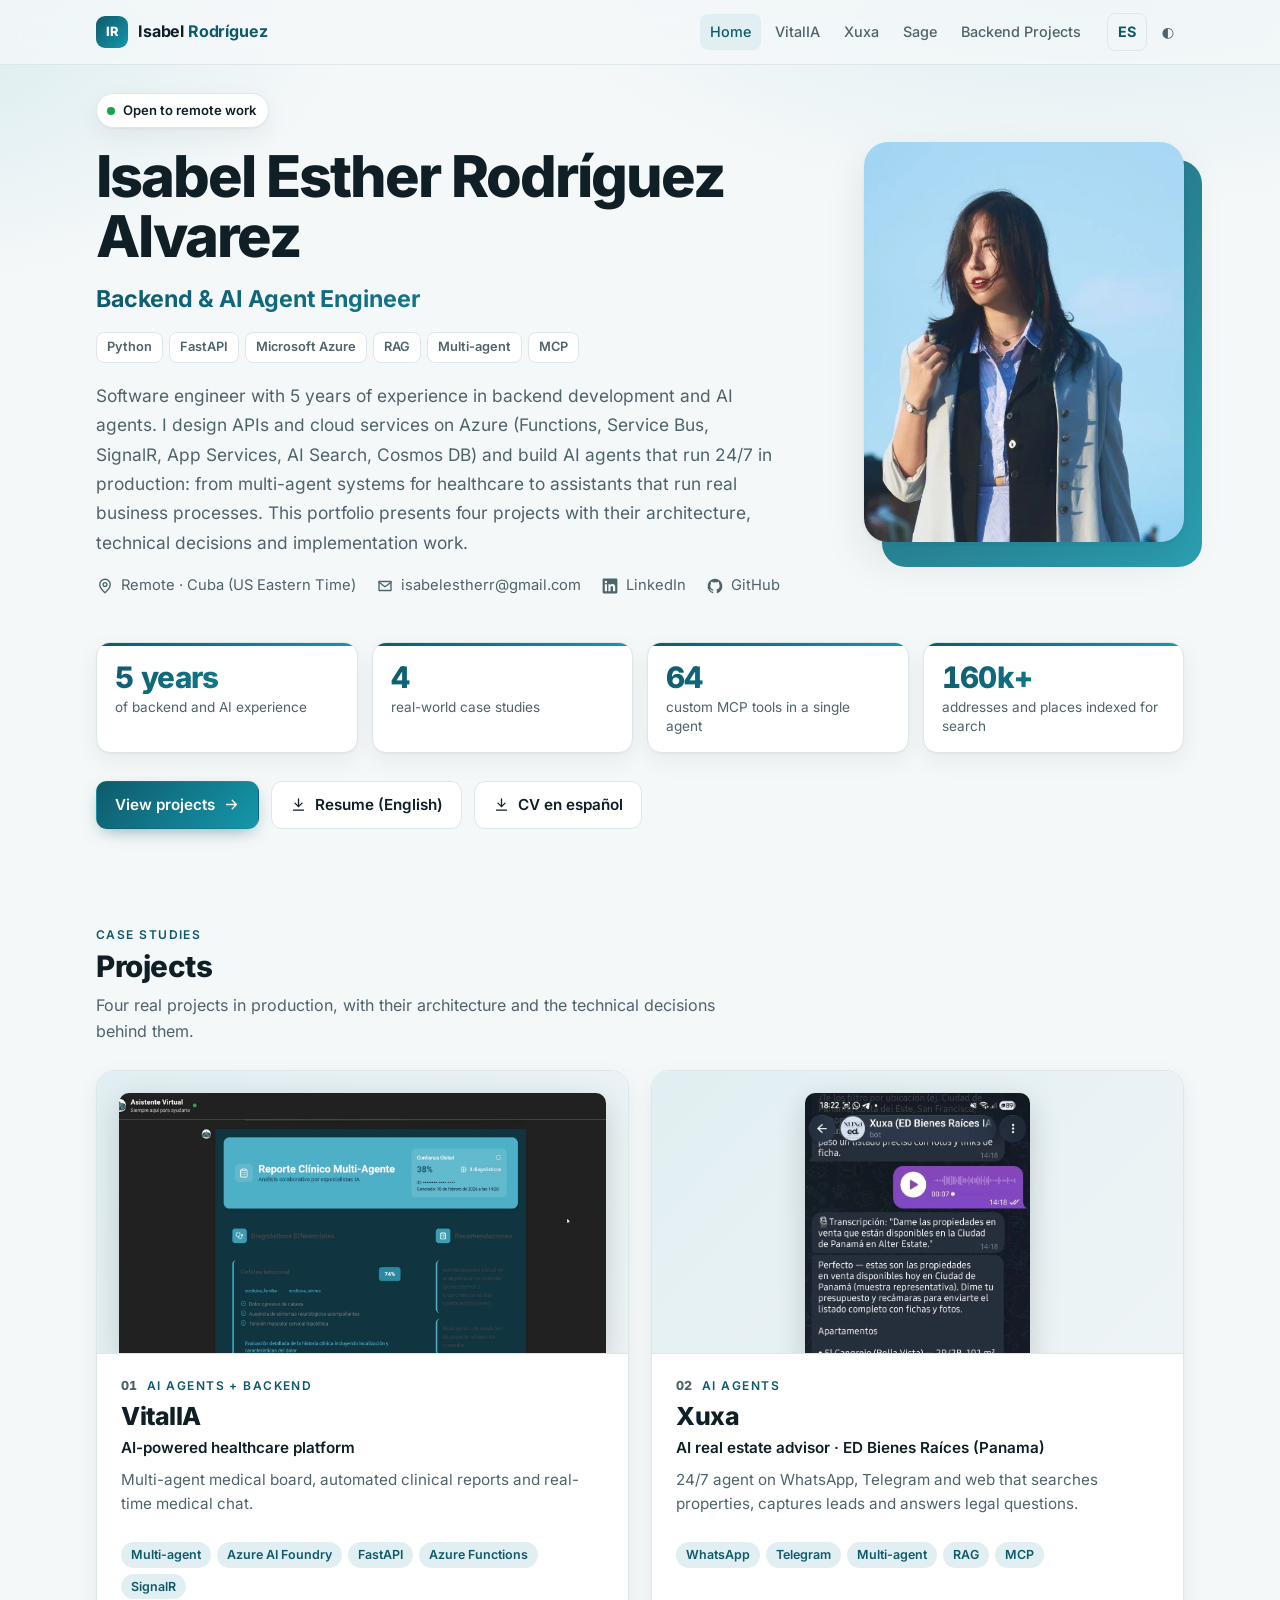
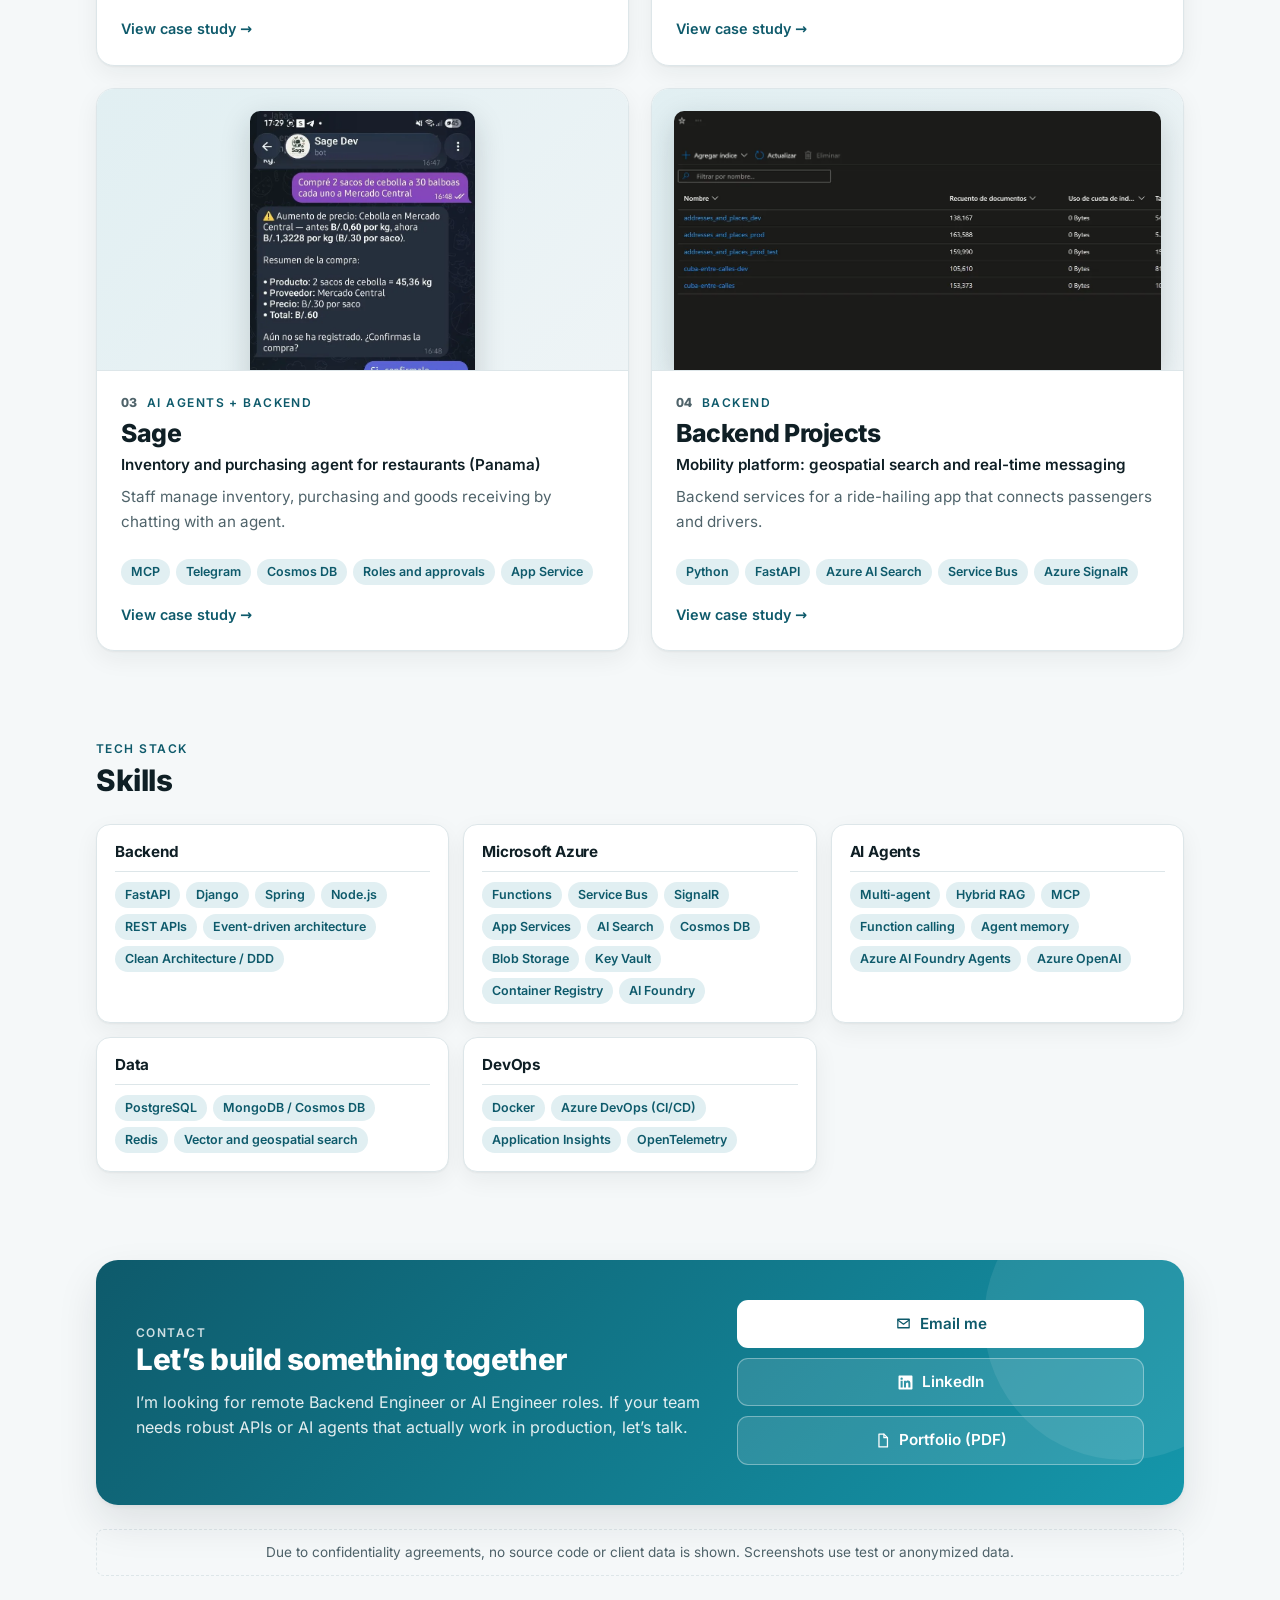
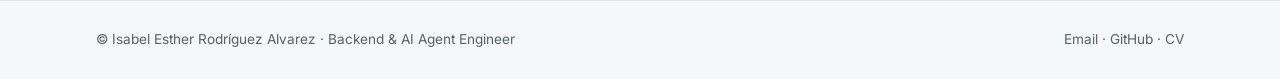
<file: index.html>
<!doctype html>
<html lang="es">
<head>
  <meta charset="utf-8">
  <meta name="viewport" content="width=device-width, initial-scale=1">
  <title>Isabel Rodríguez · Backend &amp; AI Agent Engineer</title>
  <meta name="description" content="Portafolio de Isabel Esther Rodríguez Alvarez, Backend &amp; AI Agent Engineer. Casos de estudio de agentes de IA y backend en producción: arquitectura, tecnologías e implementación.">
  <meta name="author" content="Isabel Esther Rodríguez Alvarez">
  <meta property="og:type" content="website">
  <meta property="og:title" content="Isabel Rodríguez · Backend &amp; AI Agent Engineer">
  <meta property="og:description" content="AI agents and Python/Azure backends in production · Case studies and resume (EN/ES).">
  <meta property="og:url" content="https://isabel159.github.io/">
  <meta name="twitter:card" content="summary">
  <link rel="icon" href="data:image/svg+xml,%3Csvg xmlns='http://www.w3.org/2000/svg' viewBox='0 0 64 64'%3E%3Crect width='64' height='64' rx='14' fill='%231f4e5f'/%3E%3Ctext x='32' y='42' font-family='Segoe UI,Arial,sans-serif' font-size='28' font-weight='700' fill='white' text-anchor='middle'%3EIR%3C/text%3E%3C/svg%3E">
  <link rel="preload" href="fonts/inter-latin.woff2" as="font" type="font/woff2" crossorigin>
  <link rel="stylesheet" href="styles.css">
</head>
<body>
  <header class="site-header">
    <div class="wrap">
      <a class="brand" href="#/"><span class="brand-mark" aria-hidden="true">IR</span><span class="brand-name">Isabel <b>Rodríguez</b></span></a>
      <nav class="nav" id="nav"></nav>
      <div class="tools" id="tools"></div>
    </div>
  </header>

  <main class="wrap" id="app"></main>

  <footer>
    <div class="wrap">
      <span>© Isabel Esther Rodríguez Alvarez · Backend &amp; AI Agent Engineer</span>
      <span><a href="mailto:isabelestherr@gmail.com">Email</a> · <a href="https://github.com/isabel159" target="_blank" rel="noopener">GitHub</a> · <a id="footer-cv" href="cv/CV_Isabel_Rodriguez_ES.pdf" target="_blank">CV</a></span>
    </div>
  </footer>

  <script src="content.js"></script>
  <script src="content.en.js"></script>
  <script src="i18n.js"></script>
  <script src="render.js"></script>
  <script>
    (function () {
      const { profile, cases } = window.PORTFOLIO;
      const R = window.Render;
      const app = document.getElementById('app');
      const nav = document.getElementById('nav');
      const T = window.T;
      document.querySelector('meta[name="description"]').content = T.description;
      document.getElementById('footer-cv').href = T.cvPrimary.href;

      function renderNav(active) {
        nav.innerHTML =
          `<a href="#/" class="${active === 'home' ? 'active' : ''}">${T.home}</a>` +
          cases.map((c) => `<a href="#/proyecto/${c.slug}" class="${active === c.slug ? 'active' : ''}">${R.esc(c.name)}</a>`).join('');
        document.getElementById('tools').innerHTML =
          `<button type="button" id="lang" class="lang-btn" aria-label="${T.switchLabel}" title="${T.switchLabel}">${T.switchText}</button>` +
          `<button type="button" id="theme" aria-label="${T.theme}">◐</button>`;
        document.getElementById('theme').onclick = toggleTheme;
        document.getElementById('lang').onclick = window.switchLang;
      }

      function home() {
        renderNav('home');
        document.title = T.siteTitle;
        app.innerHTML = `
          <section class="hero reveal">
            ${R.profileBlock(profile)}
            <div class="btns">
              <a class="btn" href="#proyectos">${T.viewProjects} ${R.icon('arrow')}</a>
              <a class="btn ghost" href="${T.cvPrimary.href}" target="_blank">${R.icon('download')} ${T.cvPrimary.text}</a>
              <a class="btn ghost" href="${T.cvSecondary.href}" target="_blank">${R.icon('download')} ${T.cvSecondary.text}</a>
            </div>
          </section>
          <section class="block reveal" id="proyectos">
            ${R.sectionHead(T.projectsEyebrow, T.projects, T.projectsIntro)}
            <div class="projects">${cases.map((c, i) => R.caseCard(c, i)).join('')}</div>
          </section>
          <section class="block reveal">
            ${R.sectionHead(T.skillsEyebrow, T.skills)}
            ${R.skills(profile)}
          </section>
          <section class="block reveal">
            <div class="cta">
              <div class="cta-text">
                <p class="eyebrow">${T.ctaEyebrow}</p>
                <h2>${T.ctaTitle}</h2>
                <p>${T.ctaText}</p>
              </div>
              <div class="cta-actions">
                <a class="btn" href="mailto:${profile.email}">${R.icon('mail')} ${T.writeMe}</a>
                <a class="btn ghost" href="${R.esc(profile.linkedin)}" target="_blank" rel="noopener">${R.icon('linkedin')} LinkedIn</a>
                <a class="btn ghost" href="${T.portfolioPdf.href}" target="_blank">${R.icon('file')} ${T.portfolioPdf.text}</a>
              </div>
            </div>
            <p class="note">${R.esc(profile.note)}</p>
          </section>`;
      }

      function project(slug) {
        const i = cases.findIndex((c) => c.slug === slug);
        if (i < 0) return home();
        const c = cases[i];
        const prev = cases[(i - 1 + cases.length) % cases.length];
        const next = cases[(i + 1) % cases.length];
        renderNav(slug);
        document.title = `${c.name} · Isabel Rodríguez`;
        app.innerHTML = `<div class="reveal">` + R.caseBody(c) + `</div>` + `
          <nav class="case-nav">
            <a class="btn ghost" href="#/proyecto/${prev.slug}">← ${R.esc(prev.name)}</a>
            <a class="btn ghost" href="#/proyecto/${next.slug}">${R.esc(next.name)} →</a>
          </nav>`;
      }

      function route() {
        const m = location.hash.match(/^#\/proyecto\/([\w-]+)/);
        if (m) { project(m[1]); window.scrollTo(0, 0); }
        else if (location.hash === '#proyectos') { home(); document.getElementById('proyectos').scrollIntoView(); }
        else home();
      }

      function toggleTheme() {
        const root = document.documentElement;
        const dark = root.dataset.theme ? root.dataset.theme === 'dark' : matchMedia('(prefers-color-scheme: dark)').matches;
        root.dataset.theme = dark ? 'light' : 'dark';
        try { localStorage.setItem('theme', root.dataset.theme); } catch (e) {}
      }
      try { const t = localStorage.getItem('theme'); if (t) document.documentElement.dataset.theme = t; } catch (e) {}

      // Ampliar capturas al hacer clic
      const lb = document.createElement('div');
      lb.className = 'lightbox'; lb.hidden = true; lb.innerHTML = '<img alt="">';
      document.body.appendChild(lb);
      lb.onclick = () => { lb.hidden = true; };
      document.addEventListener('keydown', (e) => { if (e.key === 'Escape') lb.hidden = true; });
      app.addEventListener('click', (e) => {
        const a = e.target.closest('a[data-zoom]');
        if (!a) return;
        e.preventDefault();
        const img = a.querySelector('img');
        lb.querySelector('img').src = a.getAttribute('href');
        lb.querySelector('img').alt = img ? img.alt : '';
        lb.hidden = false;
      });

      window.addEventListener('hashchange', route);
      route();
    })();
  </script>
</body>
</html>
</file>
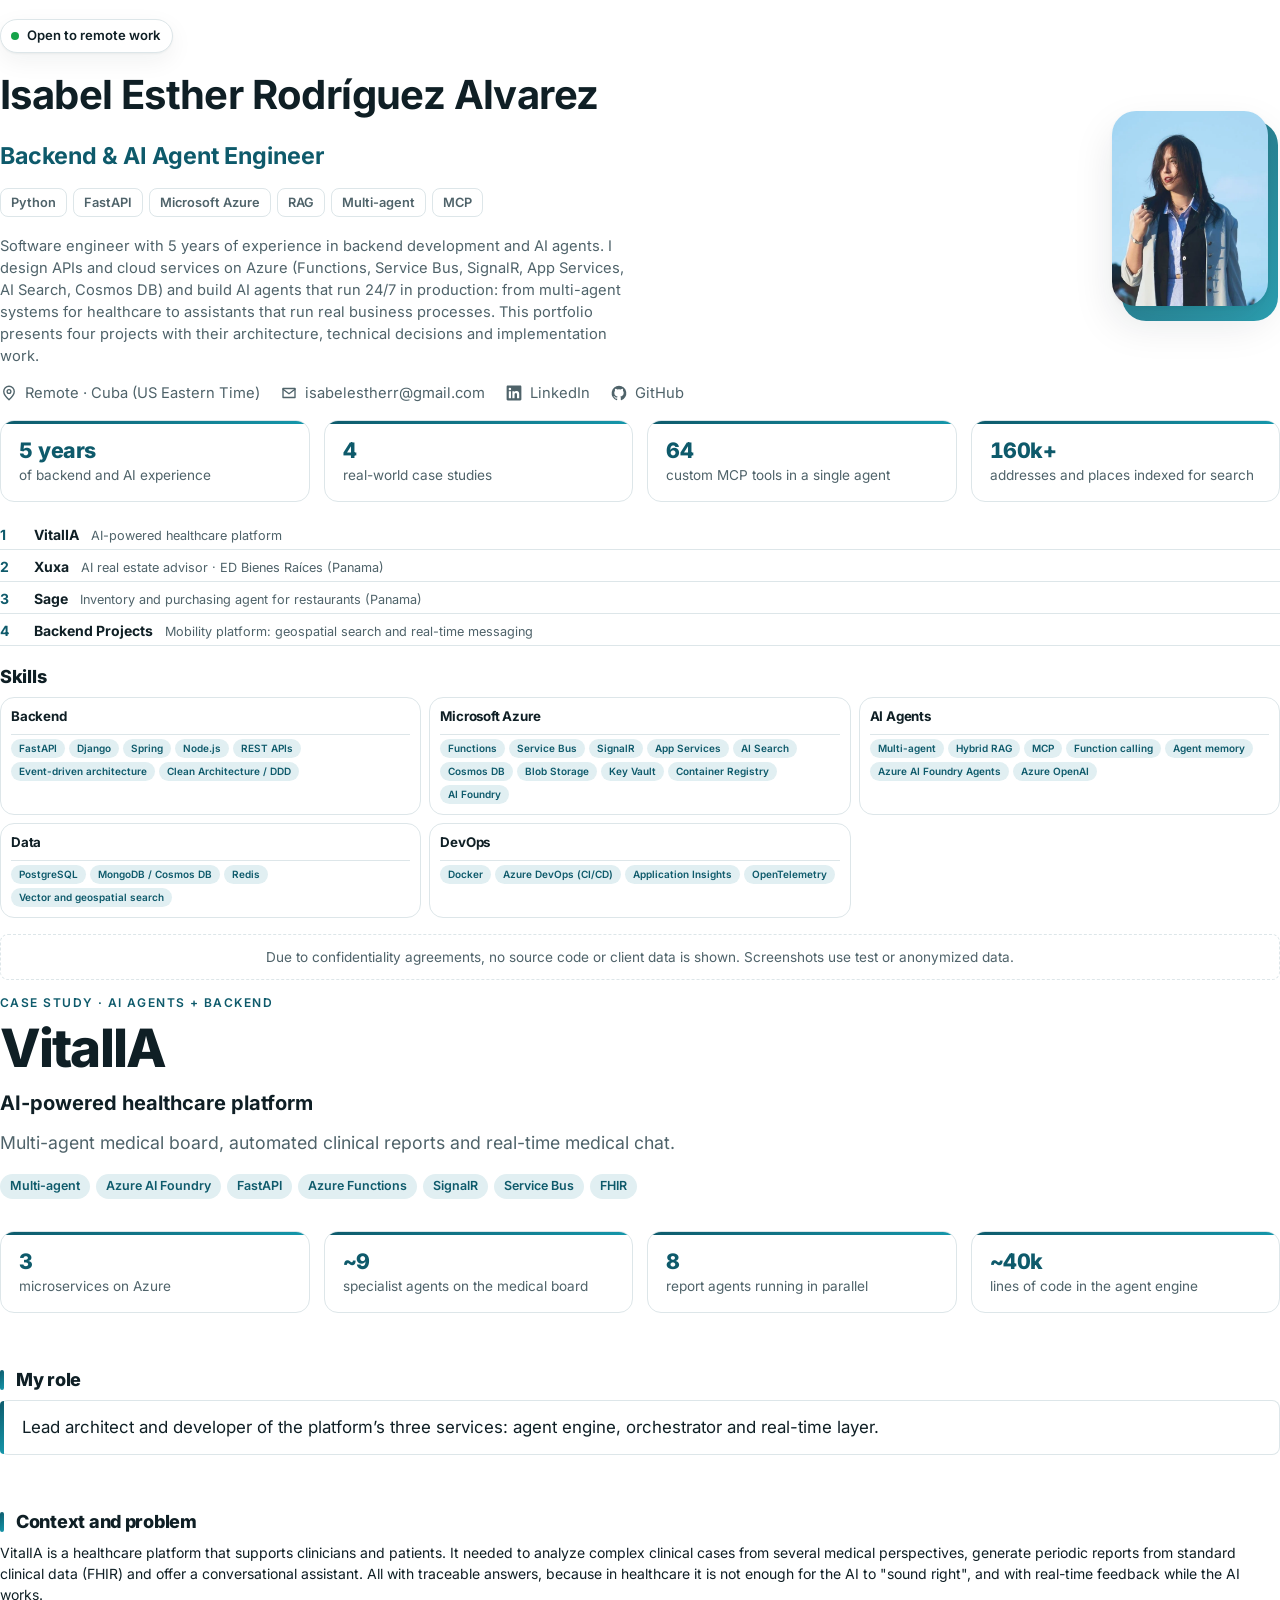
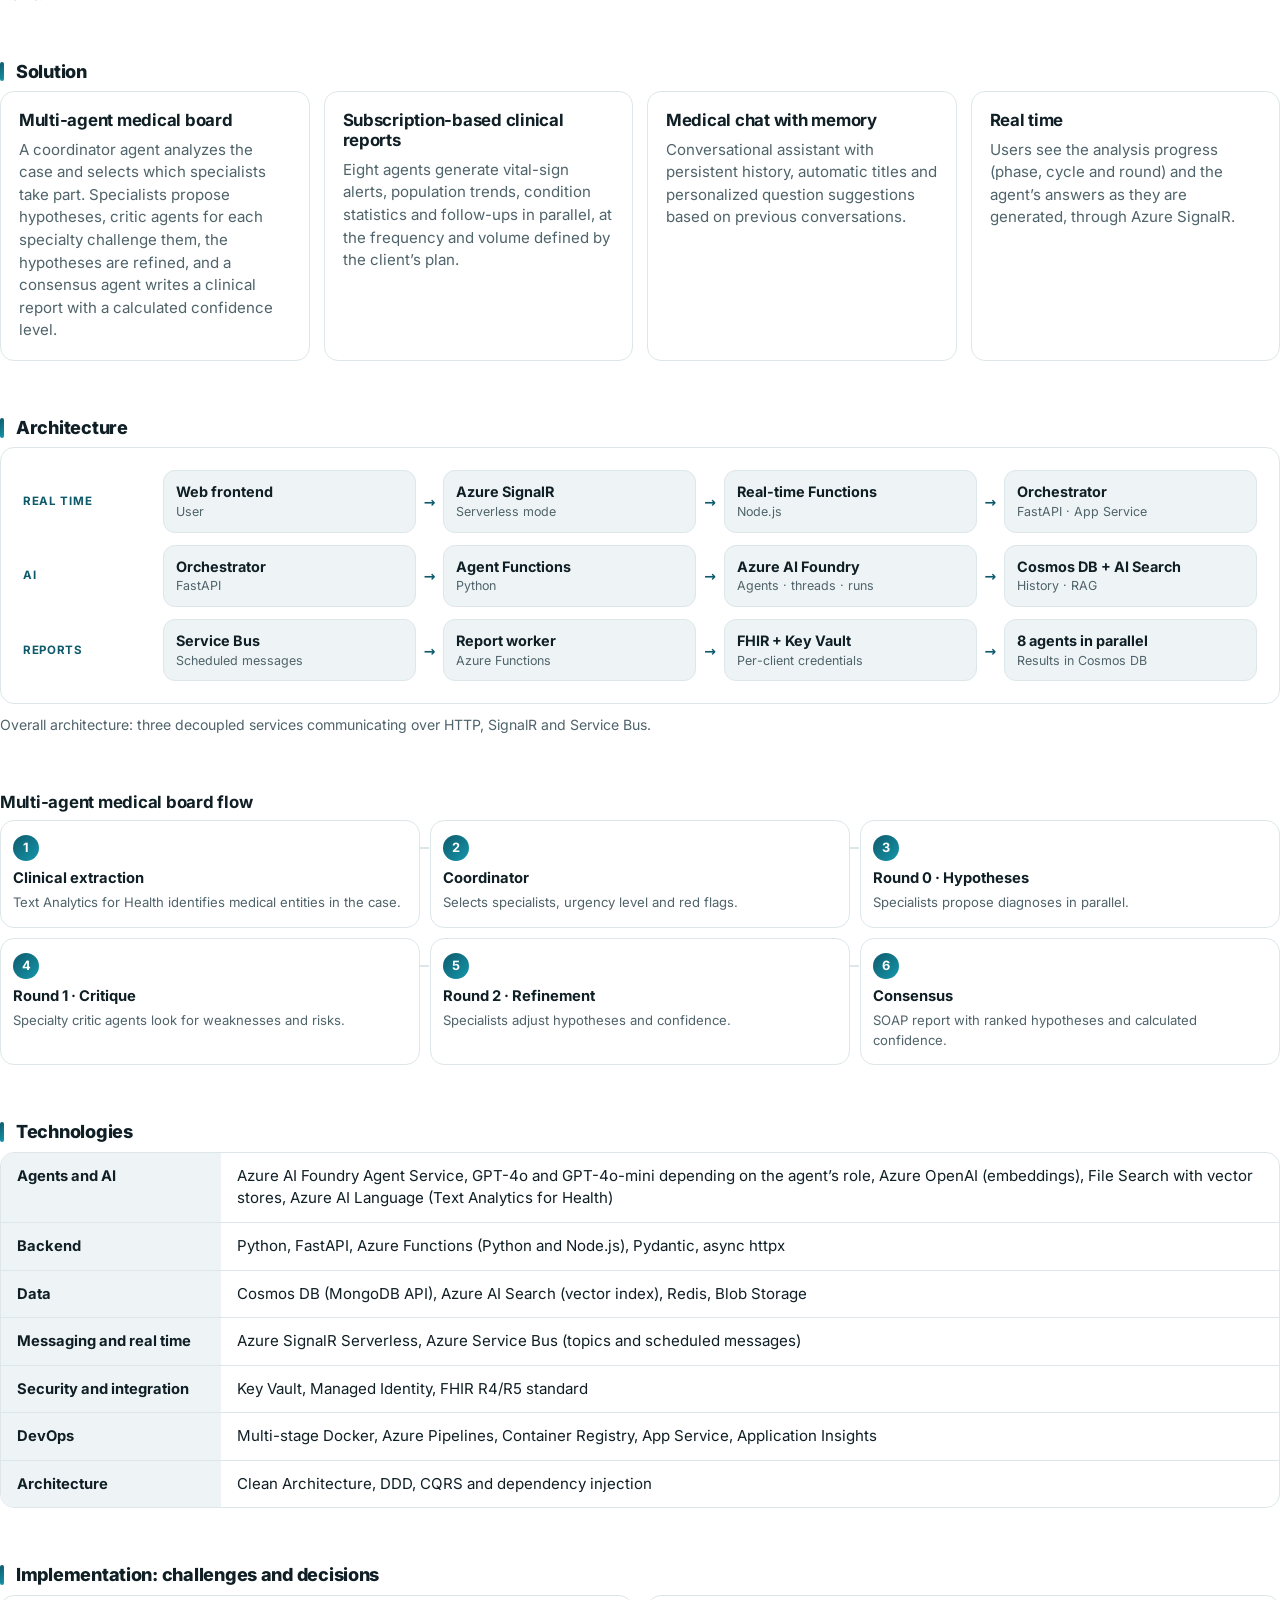
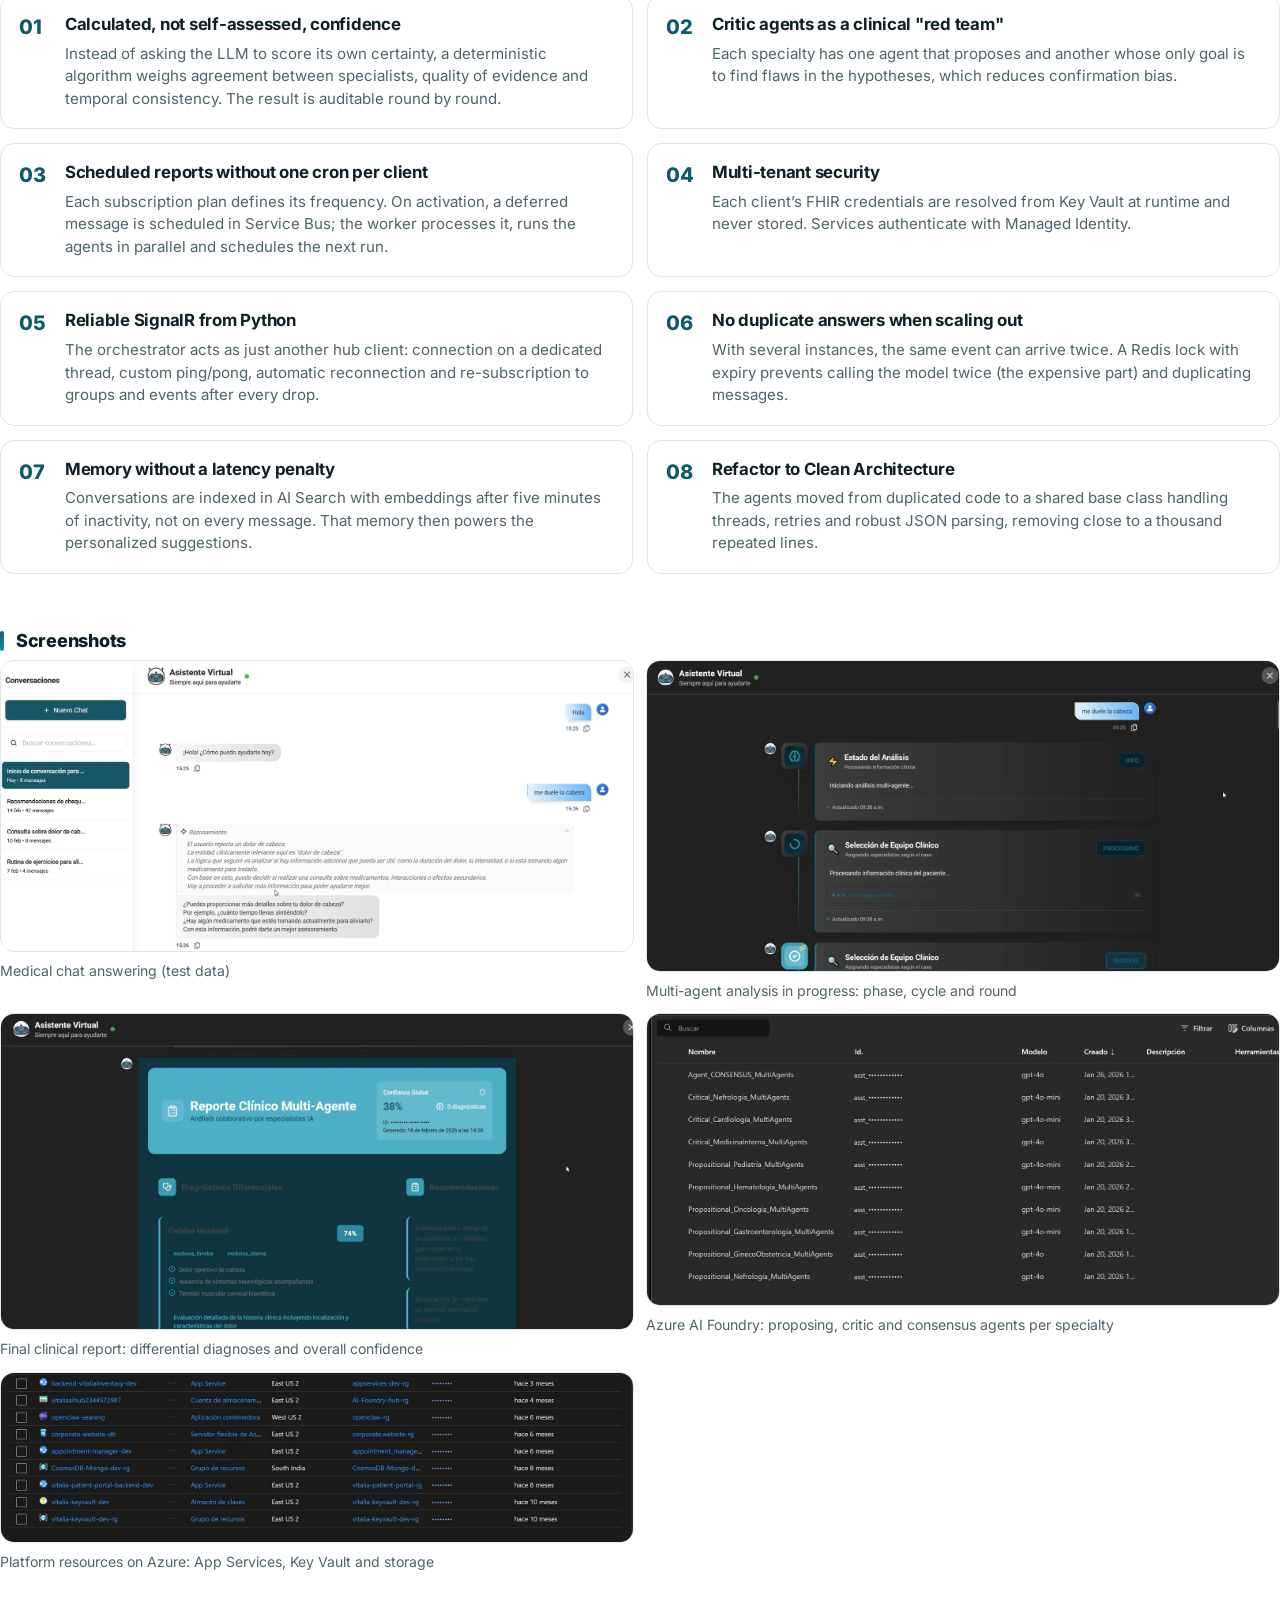
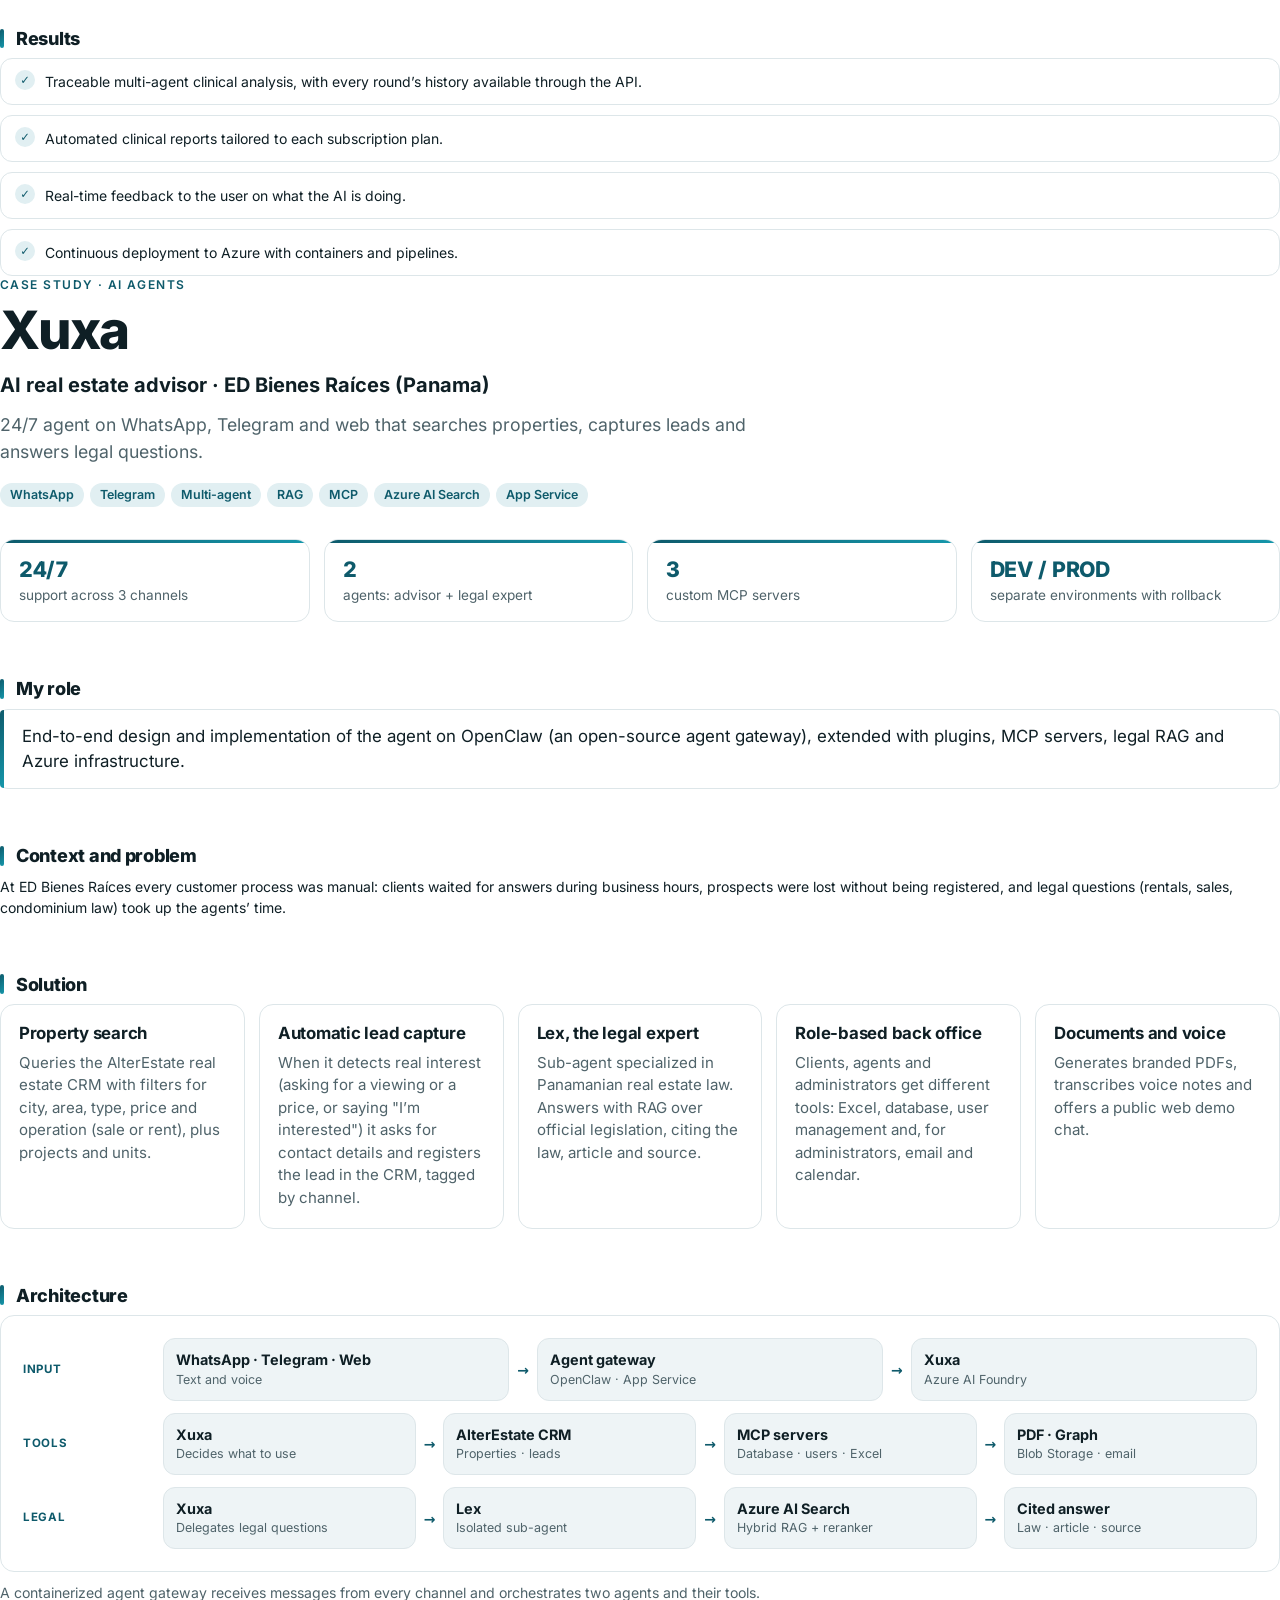
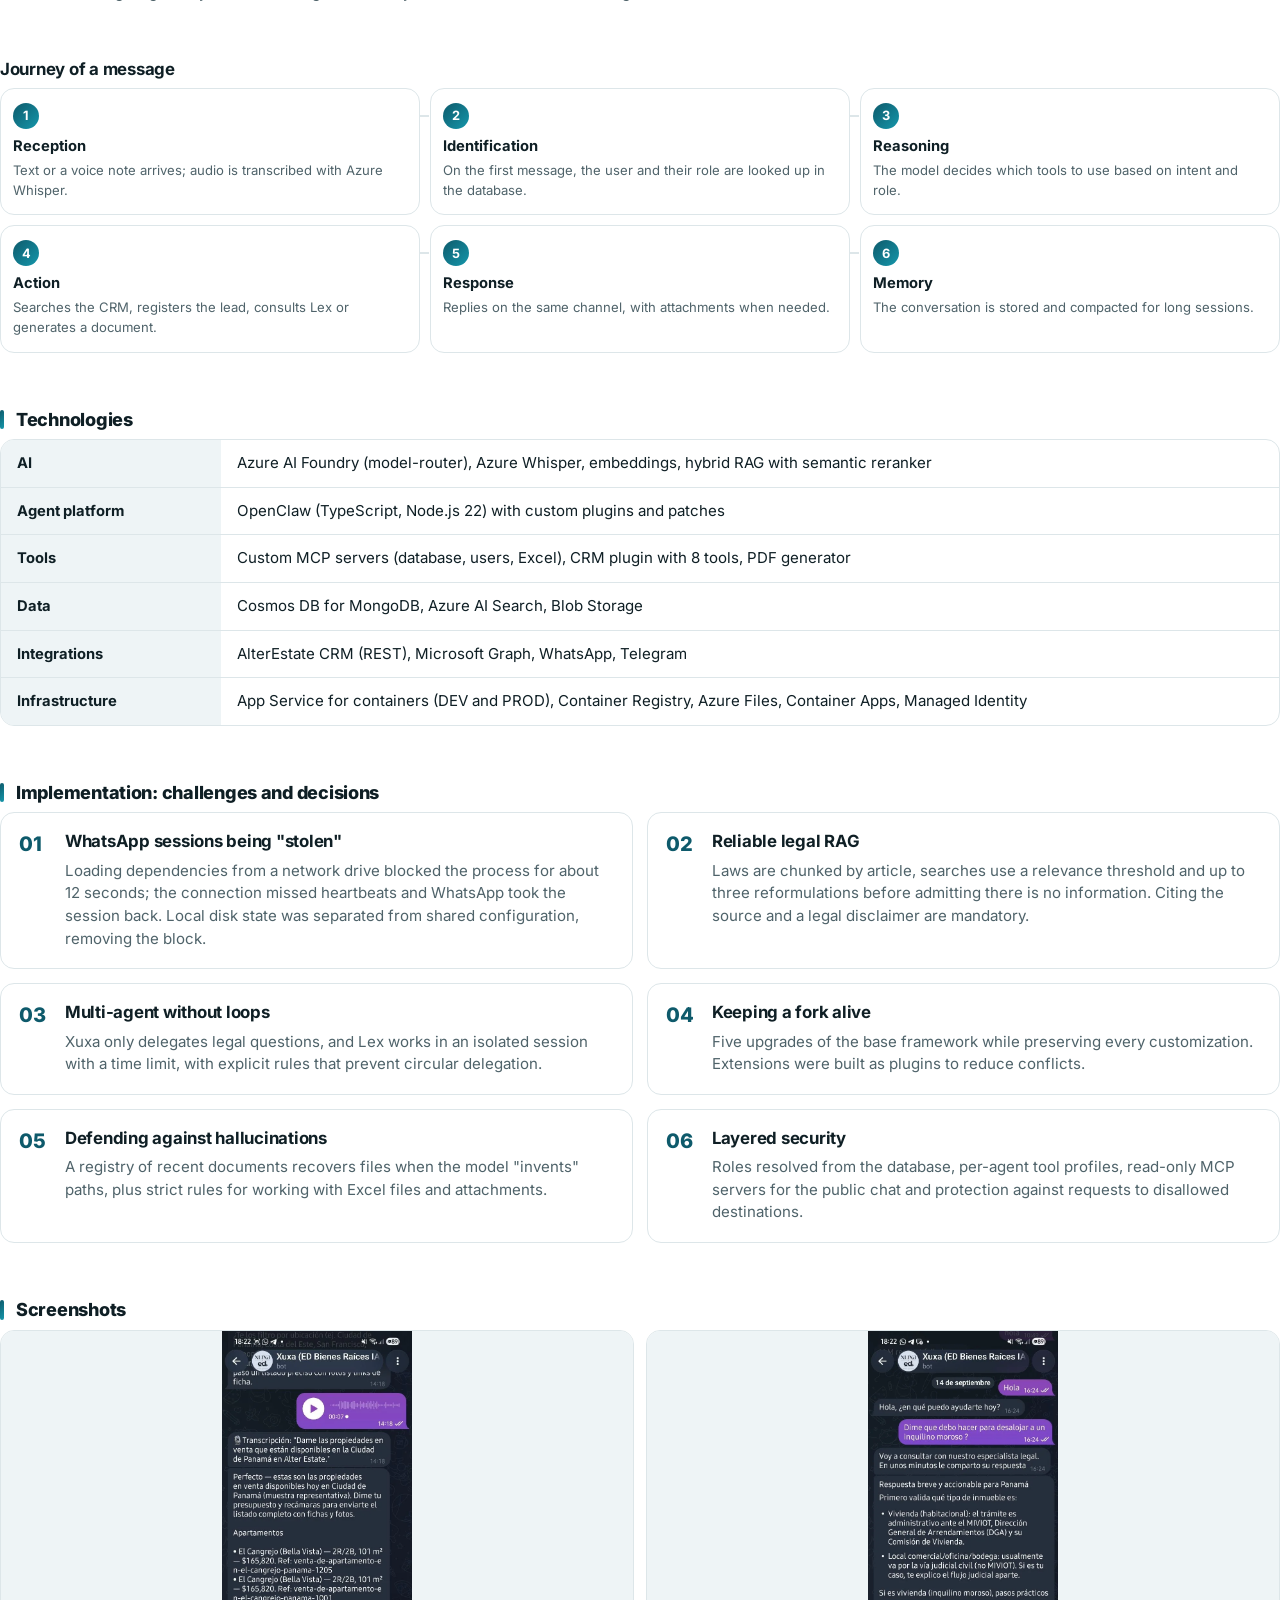
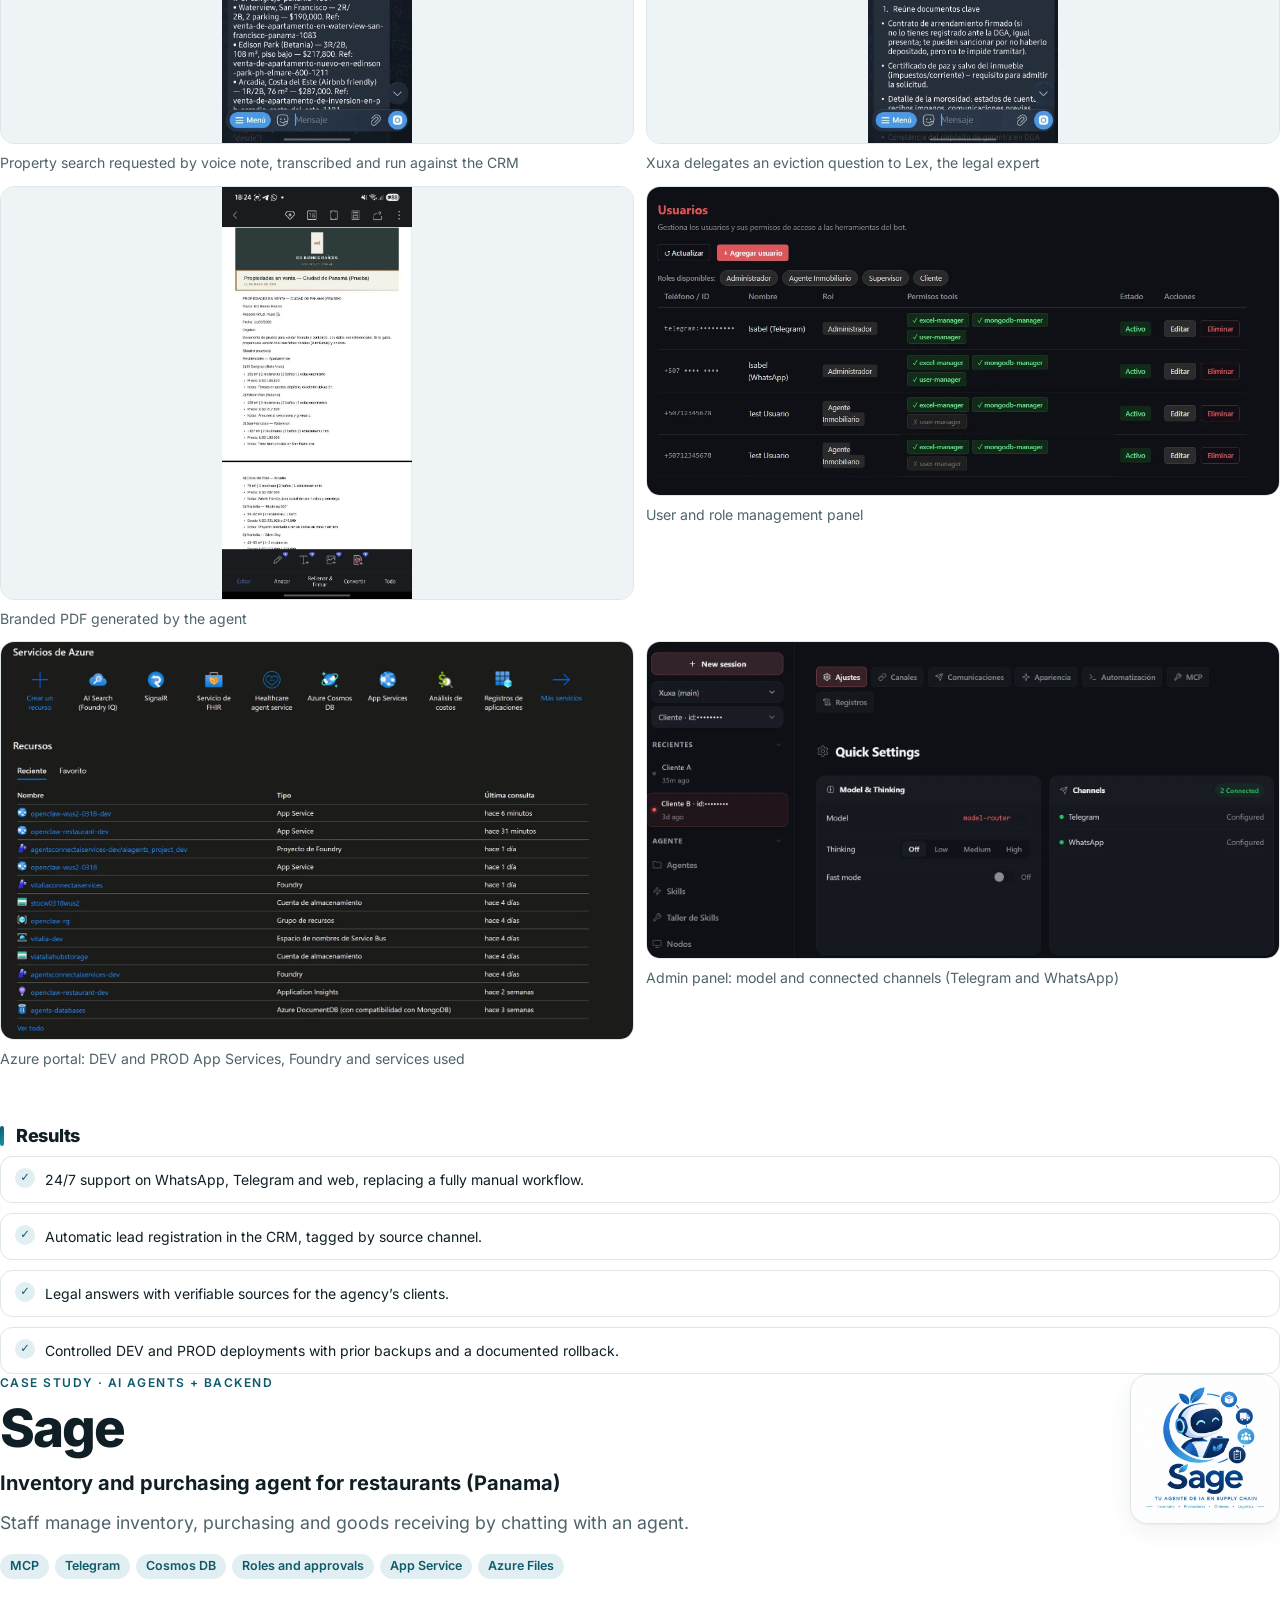
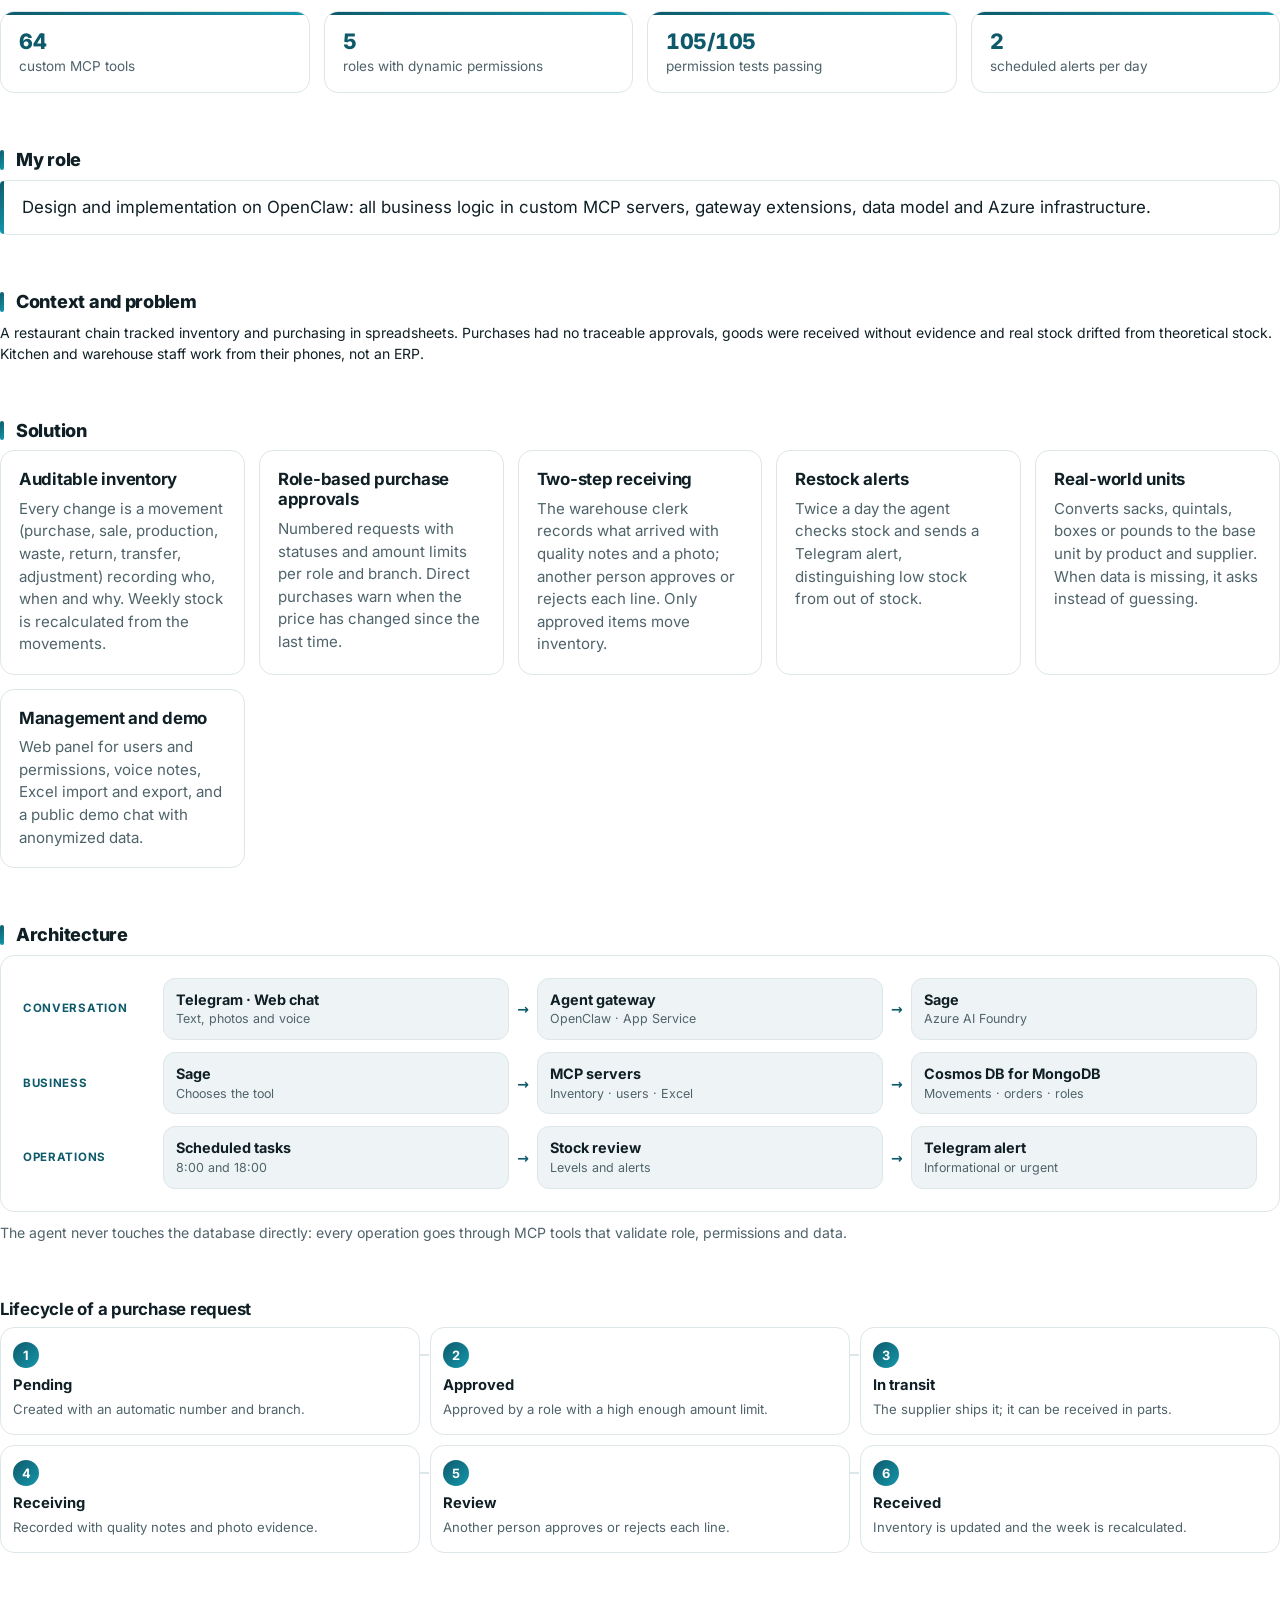
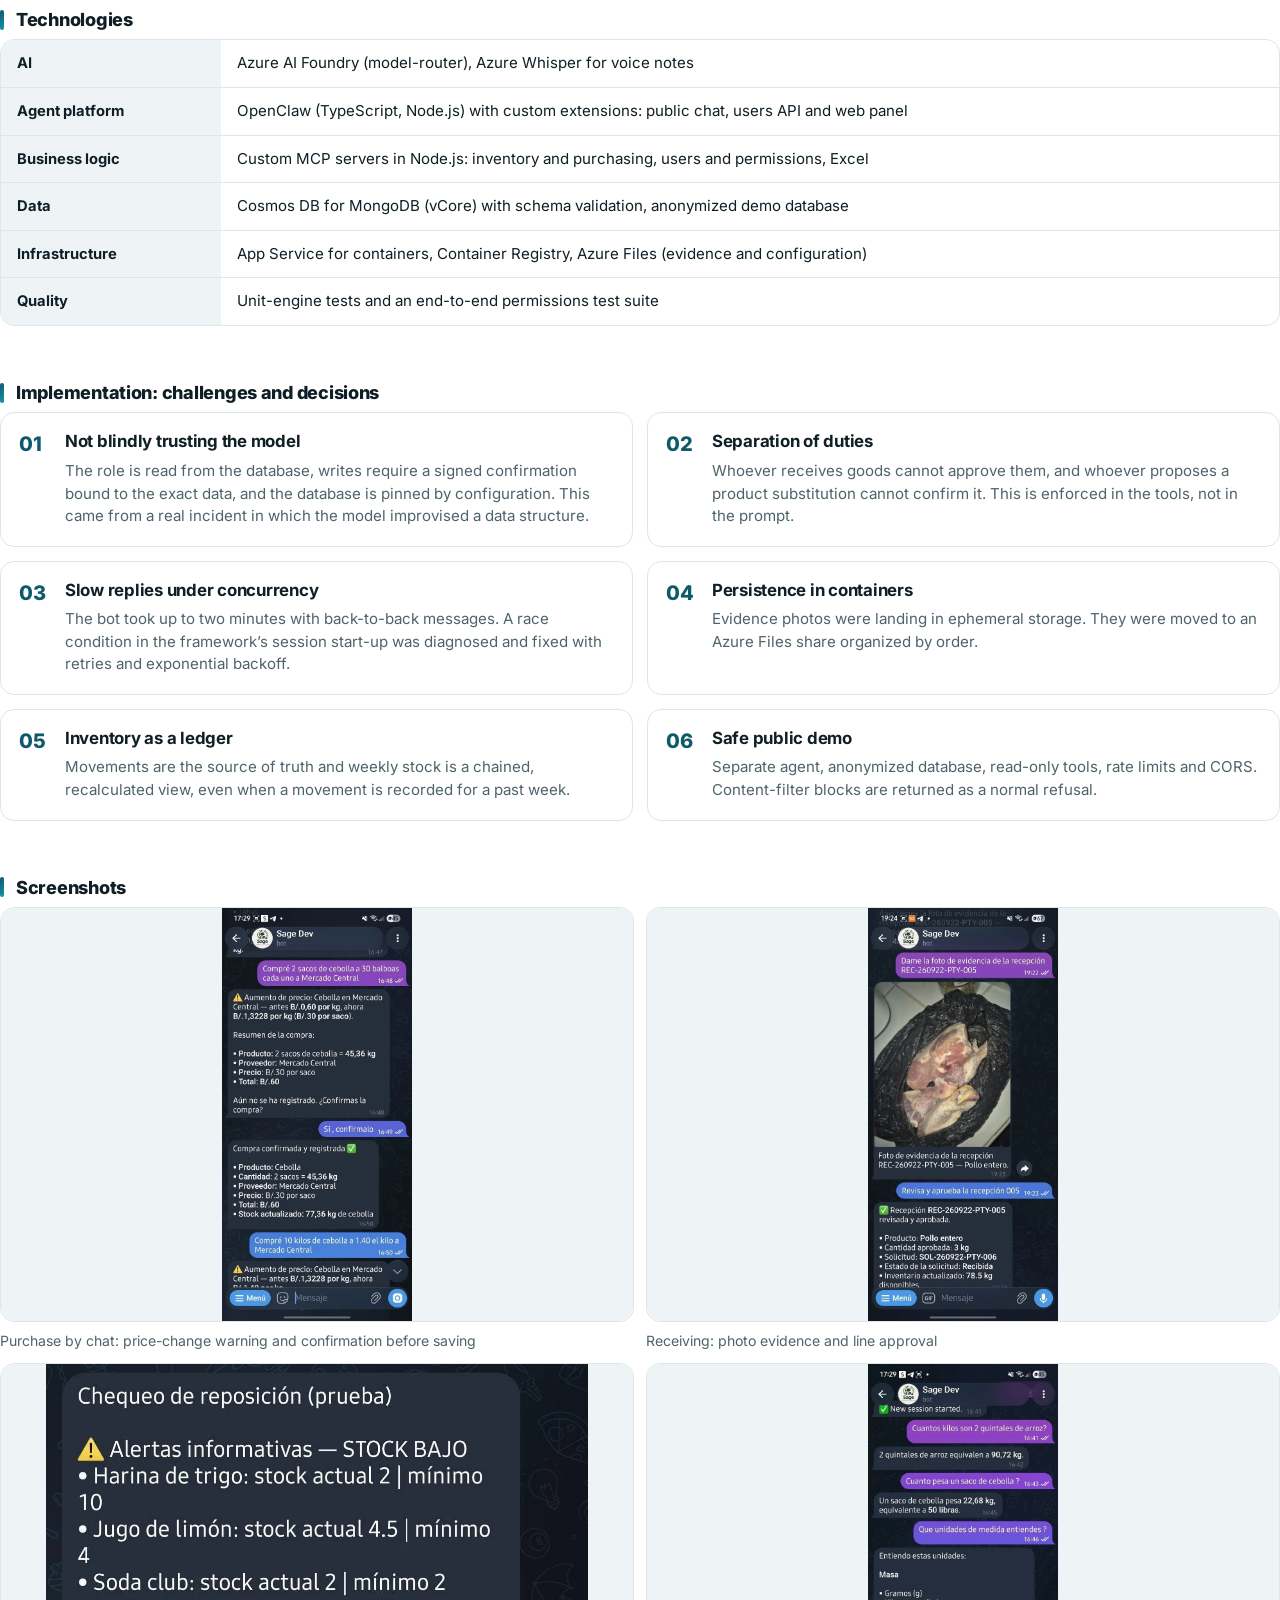
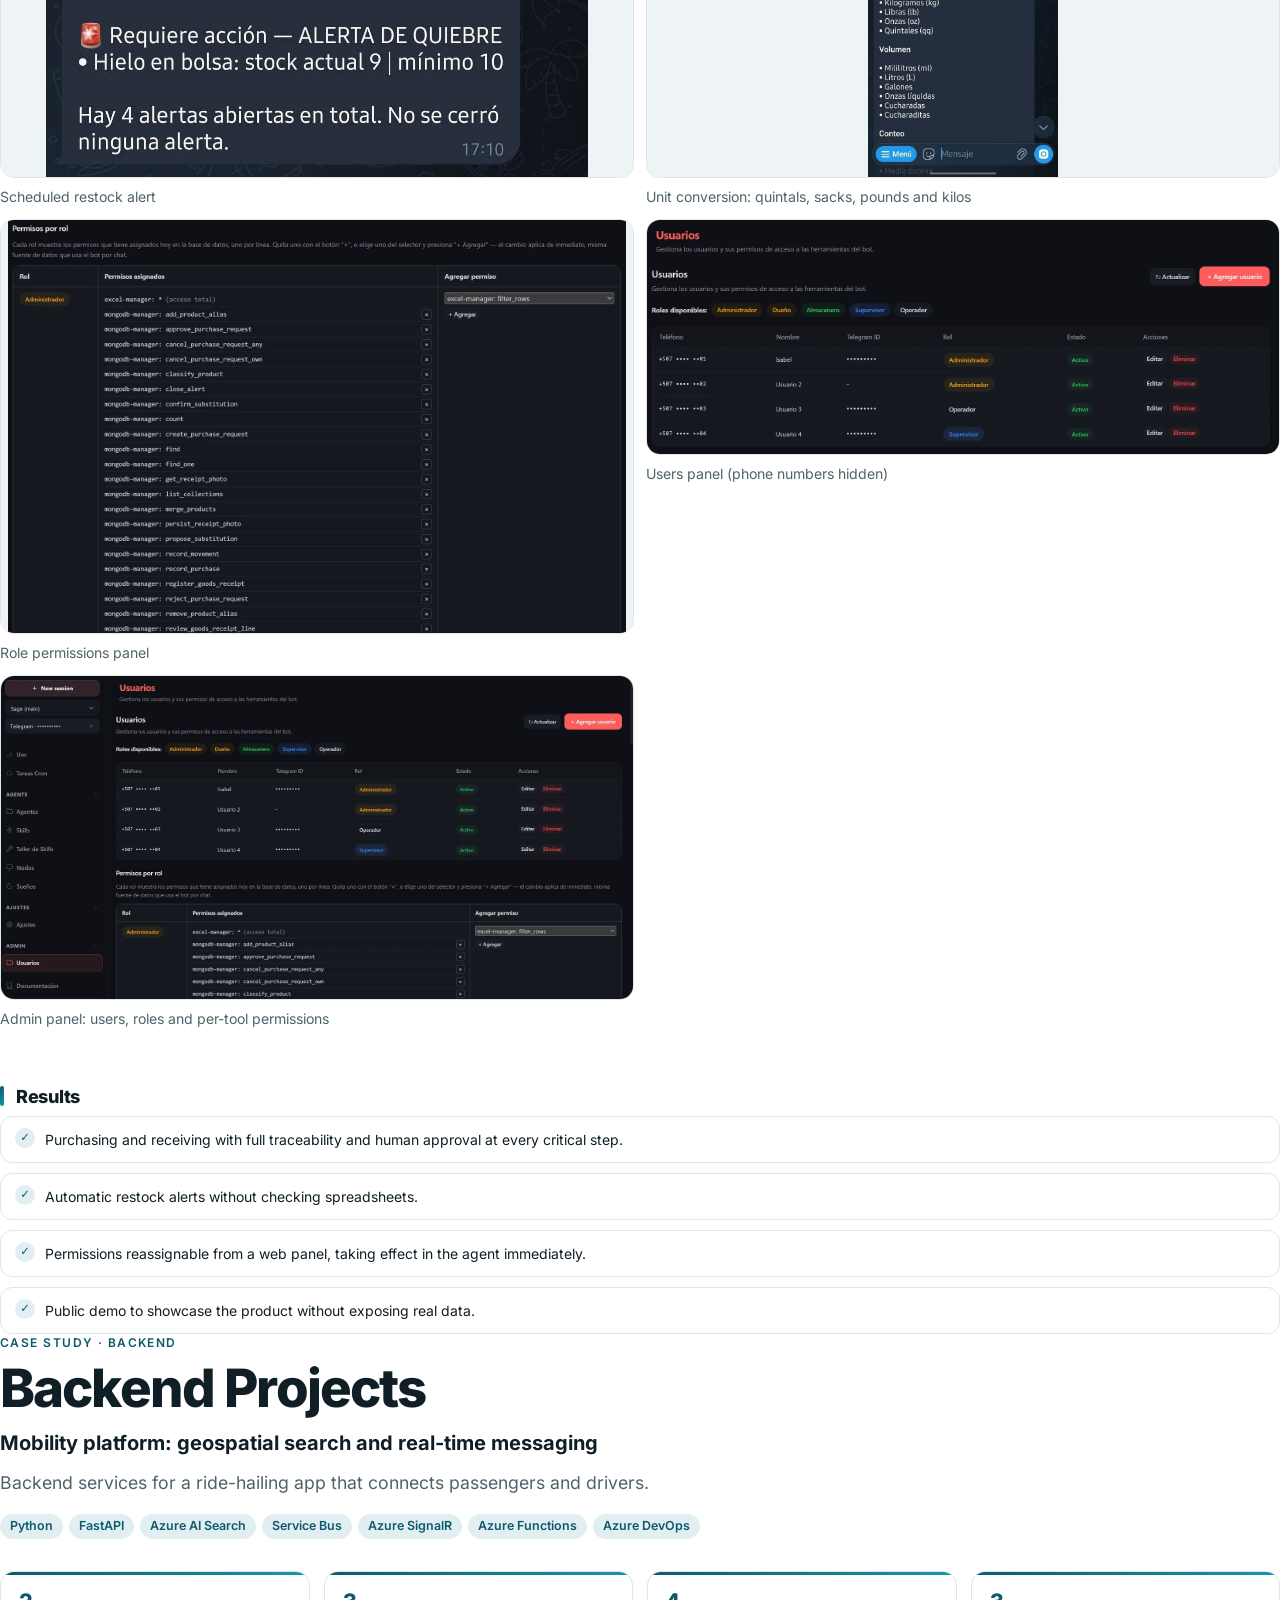
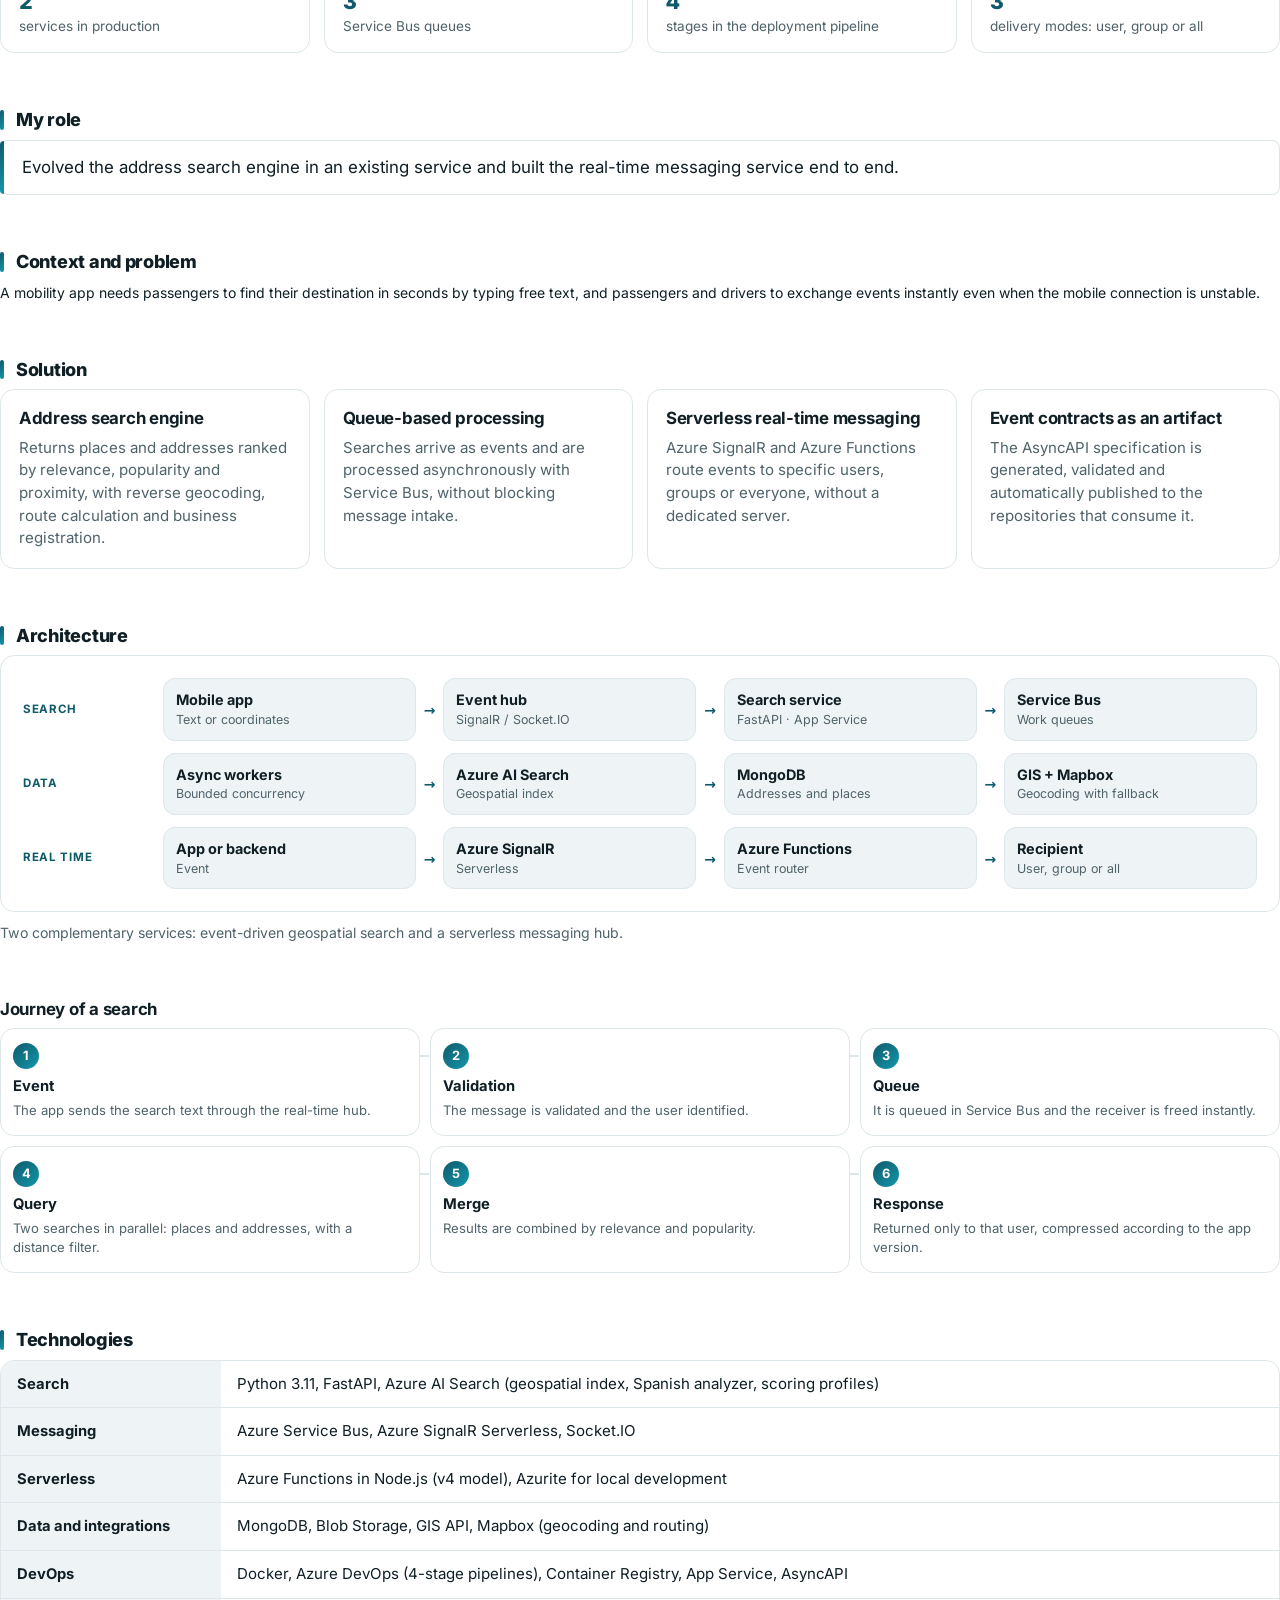
<file: print.html>
<!doctype html>
<html lang="es" data-theme="light">
<head>
  <meta charset="utf-8">
  <meta name="viewport" content="width=device-width, initial-scale=1">
  <title>Portafolio · Isabel Rodríguez</title>
  <link rel="preload" href="fonts/inter-latin.woff2" as="font" type="font/woff2" crossorigin>
  <link rel="stylesheet" href="styles.css">
  <style>
    @page { size: Letter; margin: 0.55in 0.6in; }
    body { background: #fff; font-size: 10.5pt; line-height: 1.5; -webkit-print-color-adjust: exact; print-color-adjust: exact; }
    main { padding: 0; }
    .page { break-before: page; }
    .cover { padding-top: 0.2in; }
    .cover h1 { font-size: 30pt; }
    .cover .hero-intro.has-photo { grid-template-columns: minmax(0,1fr) 1.75in; gap: 22px; }
    .cover .skills { grid-template-columns: repeat(3, 1fr); gap: 8px; }
    .cover .skill-group { padding: 10px; }
    .cover .skill-group h3 { font-size: 10pt; margin-bottom: .2em; }
    .cover .chip { font-size: 7.5pt; padding: 2px 8px; }
    .cover .chips { gap: 4px; margin-top: .3em; }
    .cover .toc { margin-top: 18px; gap: 2px; }
    .cover .toc div { padding: 4px 0; }
    .cover .lead { font-size: 11pt; }
    .toc { margin-top: 28px; display: grid; gap: 8px; }
    .toc div { display: flex; gap: 12px; align-items: baseline; border-bottom: 1px solid var(--line); padding: 6px 0; }
    .toc b { color: var(--accent); min-width: 22px; }
    .toc span { color: var(--muted); font-size: 9.5pt; }
    h1 { font-size: 26pt; }
    h2 { font-size: 13.5pt; }
    section.block { margin-top: 22px; }
    .metrics { margin-top: 16px; }
    .metric strong { font-size: 16pt; }
    .flow { grid-template-columns: repeat(3, 1fr); }
    .keep, .card, .challenge, .metric, .flow li, .shot, .tech > div, .lane, .skill-group { break-inside: avoid; }
    h2, h3 { break-after: avoid; }
    .shots { grid-template-columns: repeat(2, 1fr); gap: 12px; }
    .shot-frame.empty { aspect-ratio: 16 / 9.5; }
    .shot-frame img { max-height: 4.3in; }
    .project-card, .card, .metric, .challenge, .diagram, .tech, .skill-group, .flow li { box-shadow: none; }
    a { text-decoration: none; }
    .hero-title, .metric strong, .ch-n { background: none !important; color: var(--accent) !important; -webkit-text-fill-color: var(--accent); }
    .metric::before, .hero-photo-wrap::before { -webkit-print-color-adjust: exact; }
    .back-link, .badge .dot { animation: none; }
    .back-link { display: none; }
    .cover .hero-photo-wrap { margin-right: 12px; }
    .cover .hero-photo-wrap::before { inset: 10px -10px -10px 10px; }
    .hero h1 { font-size: 28pt; }
    .project-card, .card, .metric, .challenge, .diagram, .tech, .skill-group, .flow li, .role, .results li, .shot-frame { box-shadow: none !important; }
  </style>
</head>
<body>
  <main class="wrap" id="doc" style="max-width:none;padding:0"></main>
  <script src="content.js"></script>
  <script src="content.en.js"></script>
  <script src="i18n.js"></script>
  <script src="render.js"></script>
  <script>
    const { profile, cases } = window.PORTFOLIO;
    const R = window.Render;
    document.getElementById('doc').innerHTML = `
      <section class="cover">
        ${R.profileBlock(profile)}
        <div class="toc">
          ${cases.map((c, i) => `<div><b>${i + 1}</b><strong>${R.esc(c.name)}</strong><span>${R.esc(c.title)}</span></div>`).join('')}
        </div>
        <h2 style="margin-top:20px">${window.T.skills}</h2>
        ${R.skills(profile)}
        <p class="note" style="margin-top:16px">${R.esc(profile.note)}</p>
      </section>
      ${cases.map((c) => `<article class="page">${R.caseBody(c)}</article>`).join('')}`;
  </script>
</body>
</html>
</file>
<file: styles.css>
@font-face {
  font-family: "Inter";
  font-style: normal;
  font-weight: 100 900;
  font-display: swap;
  src: url("fonts/inter-latin.woff2") format("woff2");
}
:root {
  --bg: #f7f8f8;
  --surface: #ffffff;
  --surface-2: #eef3f4;
  --text: #16242a;
  --muted: #56666c;
  --line: #dbe3e5;
  --accent: #1f4e5f;
  --accent-2: #2f7489;
  --accent-soft: #e3eef1;
  --shadow: 0 1px 2px rgba(16, 36, 42, .06), 0 4px 16px rgba(16, 36, 42, .05);
  --radius: 12px;
  --maxw: 1080px;
  --font: "Segoe UI", "Inter", system-ui, -apple-system, Roboto, "Helvetica Neue", Arial, sans-serif;
  color-scheme: light;
}
@media (prefers-color-scheme: dark) {
  :root:not([data-theme="light"]) {
    --bg: #0f1719; --surface: #152124; --surface-2: #1b2b2f; --text: #e6eef0; --muted: #9db0b5;
    --line: #26393e; --accent: #7cc3d6; --accent-2: #9fd6e4; --accent-soft: #1d3339;
    --shadow: 0 1px 2px rgba(0,0,0,.3), 0 4px 16px rgba(0,0,0,.25); color-scheme: dark;
  }
}
:root[data-theme="dark"] {
  --bg: #0f1719; --surface: #152124; --surface-2: #1b2b2f; --text: #e6eef0; --muted: #9db0b5;
  --line: #26393e; --accent: #7cc3d6; --accent-2: #9fd6e4; --accent-soft: #1d3339;
  --shadow: 0 1px 2px rgba(0,0,0,.3), 0 4px 16px rgba(0,0,0,.25); color-scheme: dark;
}

* { box-sizing: border-box; }
html { scroll-behavior: smooth; }
body { margin: 0; background: var(--bg); color: var(--text); font-family: var(--font); font-size: 16px; line-height: 1.6; }
a { color: var(--accent); }
h1, h2, h3 { line-height: 1.2; margin: 0 0 .5em; }
h1 { font-size: clamp(2rem, 5vw, 2.9rem); letter-spacing: -.02em; }
h2 { font-size: 1.35rem; color: var(--accent); }
h3 { font-size: 1.05rem; }
p { margin: 0 0 1em; }
code { font-family: Consolas, "Cascadia Mono", monospace; font-size: .8em; }

/* Layout */
.wrap { max-width: var(--maxw); margin: 0 auto; padding: 0 16px; }
.site-header { position: sticky; top: 0; z-index: 10; background: color-mix(in srgb, var(--bg) 88%, transparent); backdrop-filter: blur(8px); border-bottom: 1px solid var(--line); }
.site-header .wrap { display: flex; align-items: center; gap: 16px; min-height: 60px; }
.brand { font-weight: 700; text-decoration: none; color: var(--text); white-space: nowrap; }
.brand span { color: var(--accent); }
.nav { display: flex; gap: 4px; margin-left: auto; flex-wrap: wrap; justify-content: flex-end; }
.nav a, .nav button { font: inherit; font-size: .9rem; color: var(--muted); text-decoration: none; padding: 6px 10px; border-radius: 8px; border: 0; background: none; cursor: pointer; }
.nav a:hover, .nav button:hover, .nav a.active { color: var(--text); background: var(--surface-2); }
main { padding: 40px 0 72px; }
footer { border-top: 1px solid var(--line); color: var(--muted); font-size: .85rem; padding: 24px 0; }

/* Common */
.eyebrow { text-transform: uppercase; letter-spacing: .12em; font-size: .75rem; font-weight: 600; color: var(--accent); margin-bottom: .4em; }
.lead { font-size: 1.1rem; color: var(--muted); max-width: 70ch; }
.case-title { font-size: 1.2rem; font-weight: 600; margin-bottom: .6em; }
.stackline { color: var(--accent); font-weight: 600; }
.meta { color: var(--muted); font-size: .95rem; }
.note { background: var(--accent-soft); border-left: 3px solid var(--accent); padding: 12px 16px; border-radius: 8px; color: var(--text); font-size: .92rem; }
.chips { list-style: none; padding: 0; margin: .6em 0 0; display: flex; flex-wrap: wrap; gap: 6px; }
.chip { font-size: .8rem; padding: 3px 10px; border-radius: 999px; background: var(--accent-soft); color: var(--accent); font-weight: 600; }
.btn { display: inline-block; padding: 9px 16px; border-radius: 10px; background: var(--accent); color: var(--surface); font-weight: 600; text-decoration: none; }
.btn.ghost { background: transparent; color: var(--accent); border: 1px solid var(--line); }
.btns { display: flex; gap: 10px; flex-wrap: wrap; margin-top: 1.2em; }
section.block { margin-top: 44px; }

/* Home */
.hero { padding: 16px 0 8px; }
.skills { display: grid; grid-template-columns: repeat(auto-fit, minmax(220px, 1fr)); gap: 16px; }
.skill-group { background: var(--surface); border: 1px solid var(--line); border-radius: var(--radius); padding: 16px; }
.projects { display: grid; grid-template-columns: repeat(auto-fit, minmax(300px, 1fr)); gap: 18px; }
.project-card { display: flex; flex-direction: column; background: var(--surface); border: 1px solid var(--line); border-radius: var(--radius); padding: 22px; text-decoration: none; color: var(--text); box-shadow: var(--shadow); transition: transform .15s, border-color .15s; }
.project-card:hover { transform: translateY(-2px); border-color: var(--accent-2); }
.project-card h3 { font-size: 1.4rem; margin-bottom: .2em; }
.pc-title { font-weight: 600; color: var(--muted); font-size: .95rem; }
.project-card .more { margin-top: auto; padding-top: 14px; color: var(--accent); font-weight: 600; font-size: .9rem; }

/* Case */
.case-hero { display: flex; gap: 24px; align-items: flex-start; justify-content: space-between; }
.case-logo { width: 150px; height: 150px; object-fit: contain; border-radius: var(--radius); background: #fff; border: 1px solid var(--line); flex-shrink: 0; }
.metrics { display: grid; grid-template-columns: repeat(4, 1fr); gap: 12px; margin-top: 28px; }
.metric { background: var(--surface); border: 1px solid var(--line); border-radius: var(--radius); padding: 16px; }
.metric strong { display: block; font-size: 1.6rem; color: var(--accent); line-height: 1.1; }
.metric span { font-size: .85rem; color: var(--muted); }
.role { font-size: 1.05rem; background: var(--surface); border: 1px solid var(--line); border-left: 4px solid var(--accent); padding: 14px 18px; border-radius: 8px; }
.cards { display: grid; grid-template-columns: repeat(auto-fit, minmax(240px, 1fr)); gap: 14px; }
.card { background: var(--surface); border: 1px solid var(--line); border-radius: var(--radius); padding: 18px; }
.card p, .challenge p, .flow p { color: var(--muted); font-size: .94rem; margin: 0; }

.diagram { display: grid; gap: 12px; background: var(--surface); border: 1px solid var(--line); border-radius: var(--radius); padding: 18px; }
.lane { display: grid; grid-template-columns: 128px 1fr; gap: 12px; align-items: center; }
.lane-label { font-size: .72rem; text-transform: uppercase; letter-spacing: .06em; overflow-wrap: normal; word-break: normal; hyphens: none; font-weight: 700; color: var(--accent); }
.lane-nodes { display: flex; align-items: stretch; gap: 8px; flex-wrap: wrap; }
.node { flex: 1 1 140px; background: var(--surface-2); border: 1px solid var(--line); border-radius: 10px; padding: 10px 12px; min-width: 130px; }
.node strong { display: block; font-size: .9rem; }
.node span { display: block; font-size: .78rem; color: var(--muted); }
.arrow { align-self: center; color: var(--accent); font-weight: 700; }
.caption { color: var(--muted); font-size: .88rem; margin-top: 10px; }

.flow { list-style: none; padding: 0; margin: 0; display: grid; grid-template-columns: repeat(6, 1fr); gap: 10px; }
.flow li { position: relative; background: var(--surface); border: 1px solid var(--line); border-radius: var(--radius); padding: 14px 12px; }
.flow strong { display: block; font-size: .92rem; margin: 6px 0 4px; }
.flow p { font-size: .82rem; }
.step-n { display: inline-grid; place-items: center; width: 26px; height: 26px; border-radius: 50%; background: var(--accent); color: var(--surface); font-size: .8rem; font-weight: 700; }

.tech { display: grid; gap: 0; margin: 0; background: var(--surface); border: 1px solid var(--line); border-radius: var(--radius); overflow: hidden; }
.tech > div { display: grid; grid-template-columns: 220px 1fr; border-top: 1px solid var(--line); }
.tech > div:first-child { border-top: 0; }
.tech dt { font-weight: 700; padding: 12px 16px; background: var(--surface-2); font-size: .92rem; }
.tech dd { margin: 0; padding: 12px 16px; font-size: .94rem; }

.challenges { display: grid; grid-template-columns: repeat(2, 1fr); gap: 14px; }
.challenge { display: flex; gap: 14px; background: var(--surface); border: 1px solid var(--line); border-radius: var(--radius); padding: 18px; }
.ch-n { font-weight: 800; color: var(--accent); font-size: 1.1rem; line-height: 1.3; }

.shots { display: grid; grid-template-columns: repeat(2, 1fr); gap: 16px; }
.shot { margin: 0; }
.shot-frame { position: relative; aspect-ratio: 16 / 10; border-radius: var(--radius); overflow: hidden; background: var(--surface); border: 1px solid var(--line); }
.shot-frame img { width: 100%; height: 100%; object-fit: contain; display: block; background: var(--surface-2); }
.shot-placeholder { display: none; position: absolute; inset: 0; flex-direction: column; align-items: center; justify-content: center; gap: 6px; color: var(--muted); border: 2px dashed var(--line); border-radius: var(--radius); background: repeating-linear-gradient(135deg, var(--surface), var(--surface) 12px, var(--surface-2) 12px, var(--surface-2) 24px); text-align: center; padding: 12px; }
.shot-frame.empty { border: 0; }
.shot-frame.empty .shot-placeholder { display: flex; }
.shot-placeholder span { font-weight: 600; }
.shot figcaption { font-size: .88rem; color: var(--muted); margin-top: 8px; }

.results { padding-left: 1.2em; margin: 0; }
.results li { margin-bottom: .4em; }
.case-nav { display: flex; justify-content: space-between; gap: 12px; margin-top: 56px; padding-top: 20px; border-top: 1px solid var(--line); flex-wrap: wrap; }

@media (max-width: 860px) {
  .metrics { grid-template-columns: repeat(2, 1fr); }
  .flow { grid-template-columns: repeat(2, 1fr); }
  .challenges, .shots { grid-template-columns: 1fr; }
  .tech > div { grid-template-columns: 1fr; }
  .lane { grid-template-columns: 1fr; }
  .case-hero { flex-direction: column-reverse; }
  .case-logo { width: 110px; height: 110px; }
}
@media (max-width: 520px) {
  .arrow { transform: rotate(90deg); width: 100%; text-align: center; }
  .node { flex-basis: 100%; }
  .brand { font-size: .95rem; }
}

/* Navegación compacta en móvil: desplazamiento horizontal en lugar de desbordar la página */
@media (max-width: 720px) {
  .site-header .wrap { gap: 10px; }
  .nav { flex-wrap: nowrap; overflow-x: auto; min-width: 0; justify-content: flex-start; scrollbar-width: none; }
  .nav::-webkit-scrollbar { display: none; }
  .nav a, .nav button { white-space: nowrap; flex-shrink: 0; }
  .chips { min-width: 0; }
  main { padding-top: 24px; }
}
body { overflow-wrap: anywhere; }
.ch-n, .step-n, .metric strong, .chip { white-space: nowrap; overflow-wrap: normal; }
.ch-n { min-width: 1.6em; }

/* Las capturas cargadas toman su proporción real (horizontal o vertical de móvil); los huecos vacíos mantienen 16:10 */
.shot-frame { aspect-ratio: auto; display: flex; justify-content: center; background: var(--surface-2); }
.shot-frame img { width: 100%; height: auto; max-height: 620px; object-fit: contain; }
.shot-frame.empty { aspect-ratio: 16 / 10; display: block; }

/* Mejoras para publicación */
.hero-metrics { margin-top: 22px; max-width: 900px; }
a.shot-frame { cursor: zoom-in; }
.lightbox { position: fixed; inset: 0; z-index: 50; background: rgba(8, 14, 16, .88); display: flex; align-items: center; justify-content: center; padding: 24px; cursor: zoom-out; }
.lightbox img { max-width: 100%; max-height: 100%; object-fit: contain; border-radius: 8px; box-shadow: 0 10px 40px rgba(0,0,0,.5); background: #fff; }
.lightbox[hidden] { display: none; }
footer .wrap { display: flex; flex-wrap: wrap; gap: 6px 16px; justify-content: space-between; }
@media (max-width: 640px) {
  .site-header .wrap { gap: 8px; }
  .nav { flex-wrap: nowrap; overflow-x: auto; justify-content: flex-start; scrollbar-width: none; }
  .nav a, .nav button { white-space: nowrap; }
  .hero-metrics { grid-template-columns: repeat(2, 1fr); }
}
.nav .lang-btn { font-weight: 700; color: var(--accent); border: 1px solid var(--line); }

.tools { display: flex; gap: 4px; flex-shrink: 0; }
.tools button { font: inherit; font-size: .9rem; color: var(--muted); padding: 6px 10px; border-radius: 8px; border: 0; background: none; cursor: pointer; }
.tools button:hover { color: var(--text); background: var(--surface-2); }
.tools .lang-btn { font-weight: 700; color: var(--accent); border: 1px solid var(--line); }
@media (max-width: 640px) {
  .nav { flex: 1; min-width: 0; }
  .brand { font-size: .95rem; }
}

/* Foto de portada */
.hero-intro.has-photo { display: grid; grid-template-columns: minmax(0, 1fr) 280px; gap: 40px; align-items: center; }
.hero-photo { width: 100%; height: auto; aspect-ratio: 4 / 5; object-fit: cover; border-radius: 20px; border: 1px solid var(--line); box-shadow: var(--shadow); }
@media (max-width: 860px) {
  .hero-intro.has-photo { grid-template-columns: minmax(0, 1fr) 200px; gap: 24px; }
}
@media (max-width: 640px) {
  .hero-intro.has-photo { grid-template-columns: 1fr; gap: 16px; }
  .hero-photo { order: -1; width: 140px; aspect-ratio: 1; object-position: 40% 18%; border-radius: 50%; }
}

/* =====================================================================
   Rediseño visual (v3): tipografía, portada, tarjetas, secciones y CTA
   ===================================================================== */
:root {
  --bg: #f5f8f9; --surface: #ffffff; --surface-2: #eef4f6; --text: #0f1f25; --muted: #4f636a;
  --line: #dde6e9; --accent: #0e5a6b; --accent-2: #13879b; --accent-soft: #e1eff2;
  --grad: linear-gradient(135deg, #0e5a6b 0%, #1597ab 100%);
  --glow: rgba(21, 151, 171, .14);
  --shadow: 0 1px 2px rgba(15, 31, 37, .05), 0 8px 24px rgba(15, 31, 37, .06);
  --shadow-lg: 0 2px 4px rgba(15, 31, 37, .05), 0 18px 40px rgba(15, 31, 37, .10);
  --radius: 14px; --maxw: 1120px;
  --font: "Inter", "Segoe UI", system-ui, -apple-system, Roboto, "Helvetica Neue", Arial, sans-serif;
  --ok: #16a34a;
}
@media (prefers-color-scheme: dark) {
  :root:not([data-theme="light"]) {
    --bg: #0b1316; --surface: #111d21; --surface-2: #172a2f; --text: #e7f0f2; --muted: #9bb0b6;
    --line: #22363c; --accent: #6fc8da; --accent-2: #9adbe8; --accent-soft: #14303a;
    --grad: linear-gradient(135deg, #6fc8da 0%, #b3ecf5 100%); --glow: rgba(111, 200, 218, .10);
    --shadow: 0 1px 2px rgba(0,0,0,.4), 0 8px 24px rgba(0,0,0,.25); --shadow-lg: 0 18px 40px rgba(0,0,0,.4); --ok: #4ade80;
  }
}
:root[data-theme="dark"] {
  --bg: #0b1316; --surface: #111d21; --surface-2: #172a2f; --text: #e7f0f2; --muted: #9bb0b6;
  --line: #22363c; --accent: #6fc8da; --accent-2: #9adbe8; --accent-soft: #14303a;
  --grad: linear-gradient(135deg, #6fc8da 0%, #b3ecf5 100%); --glow: rgba(111, 200, 218, .10);
  --shadow: 0 1px 2px rgba(0,0,0,.4), 0 8px 24px rgba(0,0,0,.25); --shadow-lg: 0 18px 40px rgba(0,0,0,.4); --ok: #4ade80;
}

body {
  font-feature-settings: "cv11", "ss01";
  -webkit-font-smoothing: antialiased;
  background:
    radial-gradient(900px 480px at 85% -120px, var(--glow), transparent 70%),
    radial-gradient(700px 420px at -10% 0, var(--glow), transparent 70%),
    var(--bg);
  background-repeat: no-repeat;
}
h1, h2, h3 { letter-spacing: -.015em; }
h2 { font-size: clamp(1.45rem, 3vw, 1.85rem); color: var(--text); font-weight: 800; }
.ico { flex-shrink: 0; vertical-align: -3px; }

/* Cabecera */
.site-header { background: color-mix(in srgb, var(--bg) 80%, transparent); backdrop-filter: saturate(160%) blur(12px); }
.site-header .wrap { min-height: 64px; }
.brand { display: inline-flex; align-items: center; gap: 10px; font-weight: 700; letter-spacing: -.01em; }
.brand .brand-mark { display: inline-grid; place-items: center; width: 32px; height: 32px; border-radius: 9px; background: var(--grad); color: #fff; font-size: .8rem; font-weight: 800; letter-spacing: .02em; }
:root[data-theme="dark"] .brand .brand-mark { color: #0b1316; }
@media (prefers-color-scheme: dark) { :root:not([data-theme="light"]) .brand .brand-mark { color: #0b1316; } }
.nav a { font-weight: 500; }
.nav a.active { color: var(--accent); background: var(--accent-soft); }

/* Botones */
.btn { display: inline-flex; align-items: center; gap: 8px; padding: 11px 18px; border-radius: 11px; background: var(--grad); color: #fff; font-weight: 600; font-size: .95rem; border: 1px solid transparent; box-shadow: 0 6px 18px -6px rgba(14, 90, 107, .55); transition: transform .15s, box-shadow .15s, background .15s; }
:root[data-theme="dark"] .btn:not(.ghost) { color: #0b1316; }
@media (prefers-color-scheme: dark) { :root:not([data-theme="light"]) .btn:not(.ghost) { color: #0b1316; } }
.btn:hover { transform: translateY(-1px); box-shadow: 0 10px 24px -8px rgba(14, 90, 107, .6); }
.btn.ghost { background: var(--surface); color: var(--text); border-color: var(--line); box-shadow: none; }
.btn.ghost:hover { border-color: var(--accent-2); color: var(--accent); }
.btn .ico { width: 17px; height: 17px; }
.btns { gap: 12px; margin-top: 28px; }

/* Portada */
.hero { padding: 28px 0 8px; }
.hero-intro.has-photo { grid-template-columns: minmax(0, 1fr) 320px; gap: 56px; }
.badge { display: inline-flex; align-items: center; gap: 8px; font-size: .82rem; font-weight: 600; color: var(--text); background: var(--surface); border: 1px solid var(--line); padding: 6px 12px 6px 10px; border-radius: 999px; box-shadow: var(--shadow); margin-bottom: 18px; }
.badge .dot { width: 8px; height: 8px; border-radius: 50%; background: var(--ok); box-shadow: 0 0 0 0 rgba(22, 163, 74, .5); animation: pulse 2.2s infinite; }
@keyframes pulse { 0% { box-shadow: 0 0 0 0 rgba(22,163,74,.45); } 70% { box-shadow: 0 0 0 8px rgba(22,163,74,0); } 100% { box-shadow: 0 0 0 0 rgba(22,163,74,0); } }
.hero h1 { font-size: clamp(2.3rem, 5.4vw, 3.6rem); font-weight: 800; line-height: 1.05; letter-spacing: -.035em; margin-bottom: .25em; }
.hero-title { font-size: clamp(1.15rem, 2.4vw, 1.45rem); font-weight: 700; margin: 0 0 14px; background: var(--grad); -webkit-background-clip: text; background-clip: text; color: transparent; }
.stack-pills { list-style: none; padding: 0; margin: 0 0 18px; display: flex; flex-wrap: wrap; gap: 6px; }
.stack-pills li { font-size: .8rem; font-weight: 600; padding: 4px 10px; border-radius: 8px; background: var(--surface); border: 1px solid var(--line); color: var(--muted); }
.hero .lead { font-size: 1.08rem; line-height: 1.7; max-width: 62ch; }
.contact-links { list-style: none; padding: 0; margin: 4px 0 0; display: flex; flex-wrap: wrap; gap: 8px 20px; font-size: .92rem; color: var(--muted); }
.contact-links li { display: inline-flex; align-items: center; gap: 7px; }
.contact-links a { display: inline-flex; align-items: center; gap: 7px; color: var(--muted); text-decoration: none; }
.contact-links a:hover { color: var(--accent); }
.hero-photo-wrap { position: relative; }
.hero-photo-wrap::before { content: ""; position: absolute; inset: 18px -18px -18px 18px; border-radius: 24px; background: var(--grad); opacity: .9; }
.hero-photo { position: relative; border-radius: 24px; border: 0; box-shadow: var(--shadow-lg); }

/* Métricas */
.metrics { gap: 14px; }
.metric { position: relative; overflow: hidden; padding: 18px 18px 16px; box-shadow: var(--shadow); }
.metric::before { content: ""; position: absolute; left: 0; top: 0; right: 0; height: 3px; background: var(--grad); }
.metric strong { font-size: 1.85rem; font-weight: 800; letter-spacing: -.02em; background: var(--grad); -webkit-background-clip: text; background-clip: text; color: transparent; font-variant-numeric: tabular-nums; }
.metric span { display: block; margin-top: 4px; line-height: 1.4; }
.hero-metrics { max-width: none; margin-top: 44px; }

/* Encabezados de sección */
section.block { margin-top: 88px; }
.section-head { margin-bottom: 26px; }
.section-head h2 { margin-bottom: .3em; }
.section-intro { color: var(--muted); max-width: 64ch; margin: 0; }

/* Tarjetas de proyecto */
.projects { grid-template-columns: repeat(2, minmax(0, 1fr)); gap: 22px; }
.project-card { padding: 0; overflow: hidden; border-radius: 18px; transition: transform .2s, box-shadow .2s, border-color .2s; }
.project-card:hover { transform: translateY(-4px); box-shadow: var(--shadow-lg); border-color: color-mix(in srgb, var(--accent-2) 50%, var(--line)); }
.pc-cover { position: relative; aspect-ratio: 16 / 8.5; overflow: hidden; background: linear-gradient(135deg, var(--accent-soft), var(--surface-2)); border-bottom: 1px solid var(--line); display: flex; justify-content: center; align-items: flex-start; padding: 22px 22px 0; }
.pc-cover img { width: 100%; height: auto; min-height: 100%; object-fit: cover; object-position: top center; border-radius: 10px 10px 0 0; box-shadow: 0 10px 30px rgba(15,31,37,.18); transition: transform .35s ease; }
.pc-cover img[src*="01-busqueda"], .pc-cover img[src*="01-solicitud"] { width: 46%; }
.project-card:hover .pc-cover img { transform: translateY(-6px); }
.pc-body { display: flex; flex-direction: column; flex: 1; padding: 22px 24px 24px; }
.pc-top { display: flex; align-items: center; gap: 10px; margin-bottom: 6px; }
.pc-top .eyebrow { margin: 0; }
.pc-num { font-size: .78rem; font-weight: 800; color: var(--muted); font-variant-numeric: tabular-nums; }
.project-card h3 { font-size: 1.55rem; font-weight: 800; letter-spacing: -.02em; }
.pc-title { color: var(--text); font-weight: 600; margin-bottom: .5em; }
.pc-tagline { color: var(--muted); font-size: .95rem; }
.project-card .more { display: inline-flex; align-items: center; gap: 6px; padding-top: 18px; }
.project-card:hover .more { text-decoration: underline; text-underline-offset: 3px; }

/* Habilidades */
.skills { grid-template-columns: repeat(auto-fit, minmax(200px, 1fr)); gap: 14px; }
.skill-group { padding: 18px; box-shadow: var(--shadow); border-radius: var(--radius); }
.skill-group h3 { font-size: .95rem; font-weight: 700; padding-bottom: 10px; margin-bottom: 4px; border-bottom: 1px solid var(--line); }
.chip { font-weight: 600; font-size: .78rem; }

/* CTA de contacto */
.cta { display: grid; grid-template-columns: minmax(0, 1.4fr) minmax(0, 1fr); gap: 32px; align-items: center; padding: 40px; border-radius: 22px; background: var(--grad); color: #fff; box-shadow: var(--shadow-lg); position: relative; overflow: hidden; }
.cta::after { content: ""; position: absolute; right: -80px; top: -80px; width: 280px; height: 280px; border-radius: 50%; background: rgba(255,255,255,.08); }
.cta .eyebrow { color: rgba(255,255,255,.8); }
.cta h2 { color: #fff; margin-bottom: .4em; }
.cta p { color: rgba(255,255,255,.88); margin: 0; }
.cta-actions { display: flex; flex-direction: column; gap: 10px; position: relative; z-index: 1; }
.cta .btn { justify-content: center; background: #fff; color: #0e5a6b; box-shadow: none; }
.cta .btn.ghost { background: rgba(255,255,255,.12); color: #fff; border-color: rgba(255,255,255,.35); }
.cta .btn.ghost:hover { background: rgba(255,255,255,.2); }
:root[data-theme="dark"] .cta, :root[data-theme="dark"] .cta h2 { color: #0b1316; }
:root[data-theme="dark"] .cta p, :root[data-theme="dark"] .cta .eyebrow { color: rgba(11,19,22,.8); }
:root[data-theme="dark"] .cta .btn { background: #0b1316; color: #e7f0f2; }
:root[data-theme="dark"] .cta .btn.ghost { background: rgba(11,19,22,.1); color: #0b1316; border-color: rgba(11,19,22,.3); }
@media (prefers-color-scheme: dark) {
  :root:not([data-theme="light"]) .cta, :root:not([data-theme="light"]) .cta h2 { color: #0b1316; }
  :root:not([data-theme="light"]) .cta p, :root:not([data-theme="light"]) .cta .eyebrow { color: rgba(11,19,22,.8); }
  :root:not([data-theme="light"]) .cta .btn { background: #0b1316; color: #e7f0f2; }
  :root:not([data-theme="light"]) .cta .btn.ghost { background: rgba(11,19,22,.1); color: #0b1316; border-color: rgba(11,19,22,.3); }
}
.note { margin-top: 24px; background: transparent; border: 1px dashed var(--line); border-left: 1px dashed var(--line); color: var(--muted); font-size: .85rem; text-align: center; }

/* Páginas de proyecto */
.back-link { display: inline-block; font-size: .9rem; font-weight: 600; color: var(--muted); text-decoration: none; margin-bottom: 18px; }
.back-link:hover { color: var(--accent); }
.case-hero h1 { font-size: clamp(2.3rem, 5vw, 3.3rem); font-weight: 800; letter-spacing: -.035em; margin-bottom: .15em; }
.case-title { font-size: 1.25rem; font-weight: 700; }
.case-logo { border-radius: 18px; box-shadow: var(--shadow); }
.case-hero + .metrics { margin-top: 32px; }
.block h2 { display: flex; align-items: center; gap: 12px; }
.block > h2::before, .block.keep > h2::before { content: ""; width: 4px; height: 1.1em; border-radius: 4px; background: var(--grad); flex-shrink: 0; }
.section-head h2::before, .cta h2::before { display: none; }
article.page section.block, .reveal section.block { margin-top: 56px; }
.role { border-left: 0; position: relative; padding-left: 22px; box-shadow: var(--shadow); }
.role::before { content: ""; position: absolute; left: 0; top: 0; bottom: 0; width: 4px; border-radius: 8px 0 0 8px; background: var(--grad); }
.card, .challenge, .flow li { box-shadow: var(--shadow); transition: border-color .2s, transform .2s; }
.card:hover, .challenge:hover { border-color: color-mix(in srgb, var(--accent-2) 45%, var(--line)); }
.card h3 { font-weight: 700; }
.diagram { box-shadow: var(--shadow); padding: 22px; }
.node { background: var(--surface-2); border-radius: 12px; }
.flow li::after { content: ""; position: absolute; top: 26px; right: -10px; width: 10px; height: 2px; background: var(--line); }
.flow li:last-child::after { display: none; }
.step-n { background: var(--grad); color: #fff; }
.ch-n { font-size: 1.25rem; background: var(--grad); -webkit-background-clip: text; background-clip: text; color: transparent; }
.tech { box-shadow: var(--shadow); }
.shot-frame { border-radius: 14px; box-shadow: var(--shadow); transition: transform .2s, box-shadow .2s; }
a.shot-frame:hover { transform: translateY(-2px); box-shadow: var(--shadow-lg); }
.results { list-style: none; padding: 0; display: grid; gap: 10px; }
.results li { position: relative; padding: 12px 16px 12px 44px; background: var(--surface); border: 1px solid var(--line); border-radius: 12px; margin: 0; }
.results li::before { content: "✓"; position: absolute; left: 14px; top: 11px; width: 20px; height: 20px; border-radius: 50%; display: grid; place-items: center; font-size: .72rem; font-weight: 800; background: var(--accent-soft); color: var(--accent); }
.case-nav .btn.ghost { font-weight: 600; }

/* Pie */
footer { margin-top: 24px; padding: 28px 0; }
footer a { color: var(--muted); text-decoration: none; }
footer a:hover { color: var(--accent); }

/* Animación de entrada (se desactiva si el usuario prefiere menos movimiento) */
.reveal { animation: rise .55s ease both; }
.reveal:nth-child(2) { animation-delay: .06s; } .reveal:nth-child(3) { animation-delay: .12s; } .reveal:nth-child(4) { animation-delay: .18s; }
@keyframes rise { from { opacity: 0; transform: translateY(10px); } to { opacity: 1; transform: none; } }
@media (prefers-reduced-motion: reduce) { .reveal, .badge .dot { animation: none; } * { transition: none !important; } }

/* Responsive */
@media (max-width: 960px) {
  .hero-intro.has-photo { grid-template-columns: minmax(0, 1fr) 240px; gap: 36px; }
}
@media (max-width: 860px) {
  .projects { grid-template-columns: 1fr; }
  .cta { grid-template-columns: 1fr; padding: 28px; }
  .flow li::after { display: none; }
  section.block { margin-top: 64px; }
}
@media (max-width: 640px) {
  .hero { padding-top: 8px; }
  .hero-intro.has-photo { grid-template-columns: 1fr; gap: 20px; }
  .hero-photo-wrap { order: -1; width: 128px; }
  .hero-photo-wrap::before { inset: 6px -6px -6px 6px; border-radius: 50%; }
  .hero-photo { width: 128px; height: 128px; aspect-ratio: 1; border-radius: 50%; object-position: 40% 18%; }
  .hero-metrics { margin-top: 28px; }
  .metric strong { font-size: 1.5rem; }
  .btns .btn { flex: 1 1 100%; justify-content: center; }
  .brand { gap: 0; }
  .brand .brand-mark { margin-right: 8px; }
  .pc-cover { padding: 14px 14px 0; }
}
.brand .brand-name { color: var(--text); }
.brand b { color: var(--accent); font-weight: 700; }
@media (max-width: 640px) { .brand .brand-name { display: none; } }
/* Ajustes finos */
.ico path[fill="currentColor"] { transform: scale(.82); transform-origin: center; }
.skills { grid-template-columns: repeat(3, minmax(0, 1fr)); }
.chip { white-space: normal; overflow-wrap: normal; }
@media (max-width: 860px) { .skills { grid-template-columns: repeat(2, minmax(0, 1fr)); } }
@media (max-width: 520px) { .skills { grid-template-columns: 1fr; } }
@media (max-width: 640px) {
  .nav { -webkit-mask-image: linear-gradient(to right, #000 82%, transparent); mask-image: linear-gradient(to right, #000 82%, transparent); }
  .hero-photo-wrap::before { inset: -4px; border-radius: 50%; }
}
</file>
